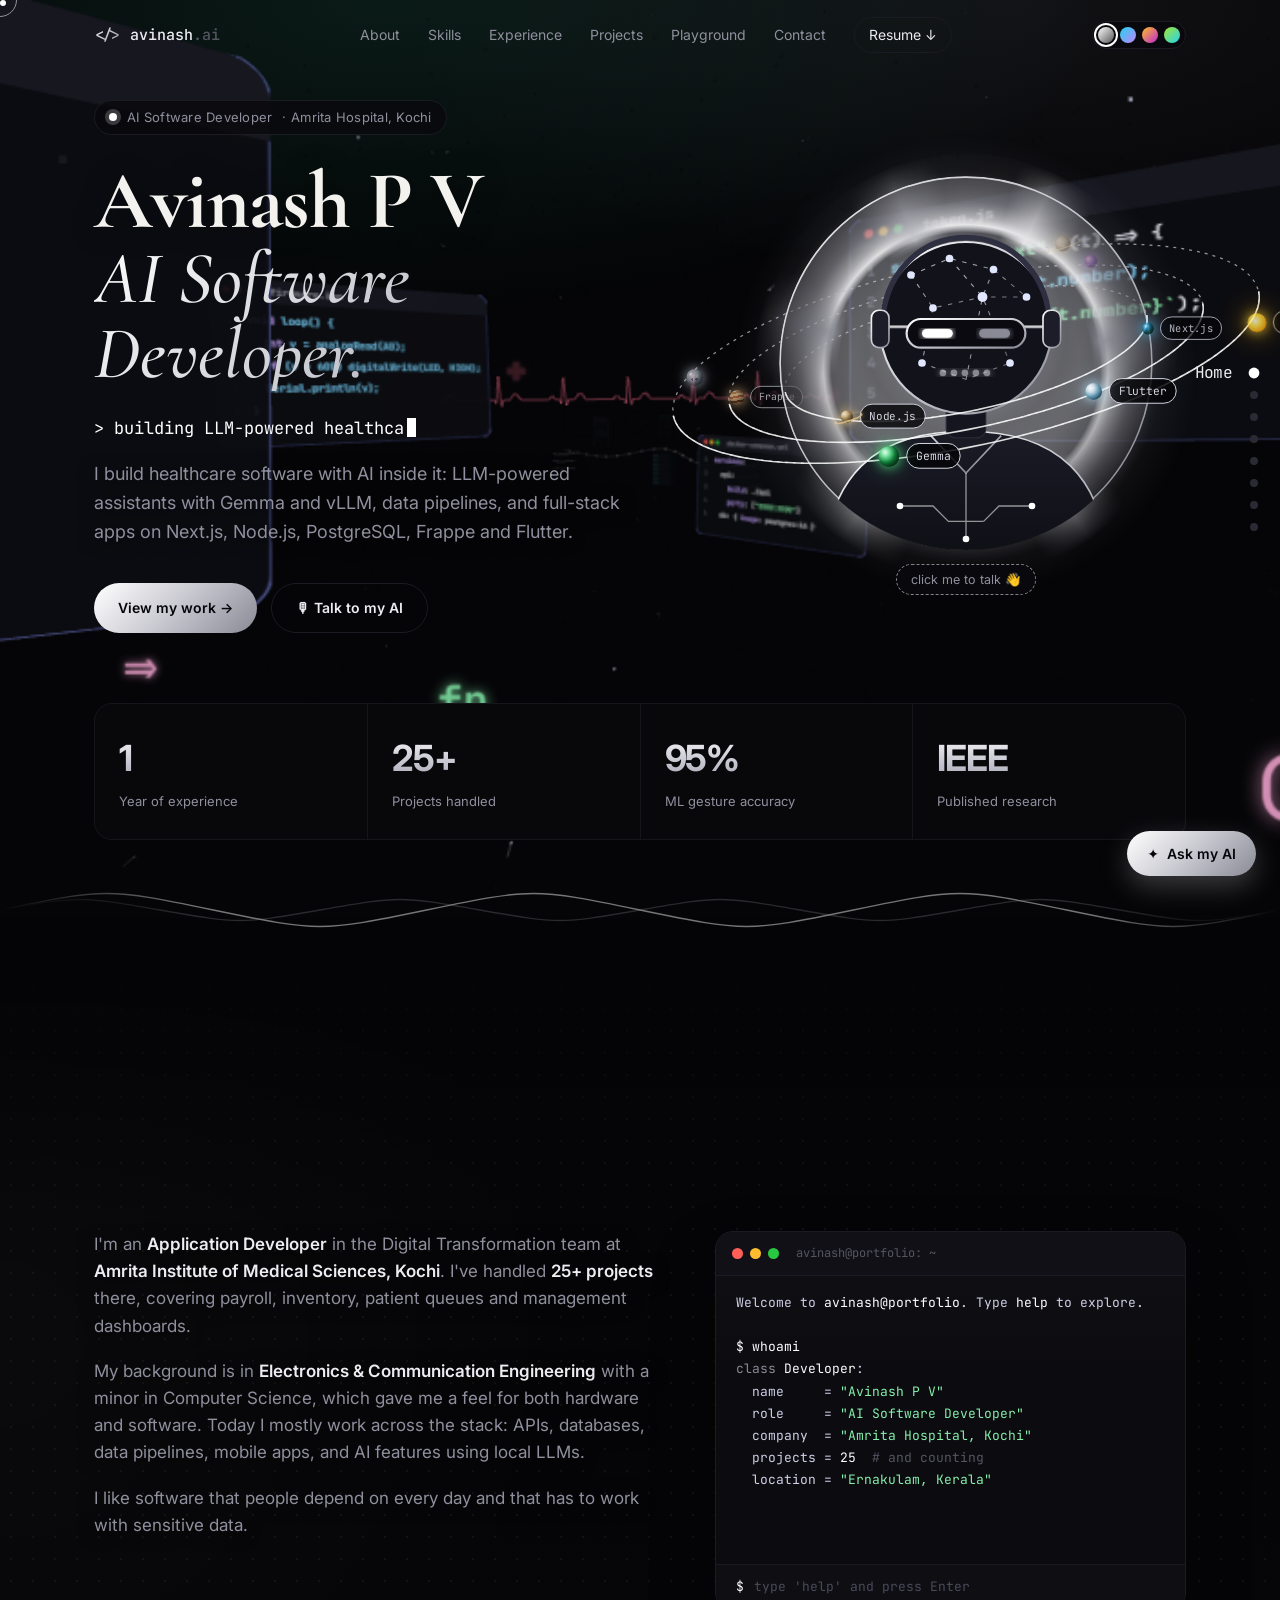
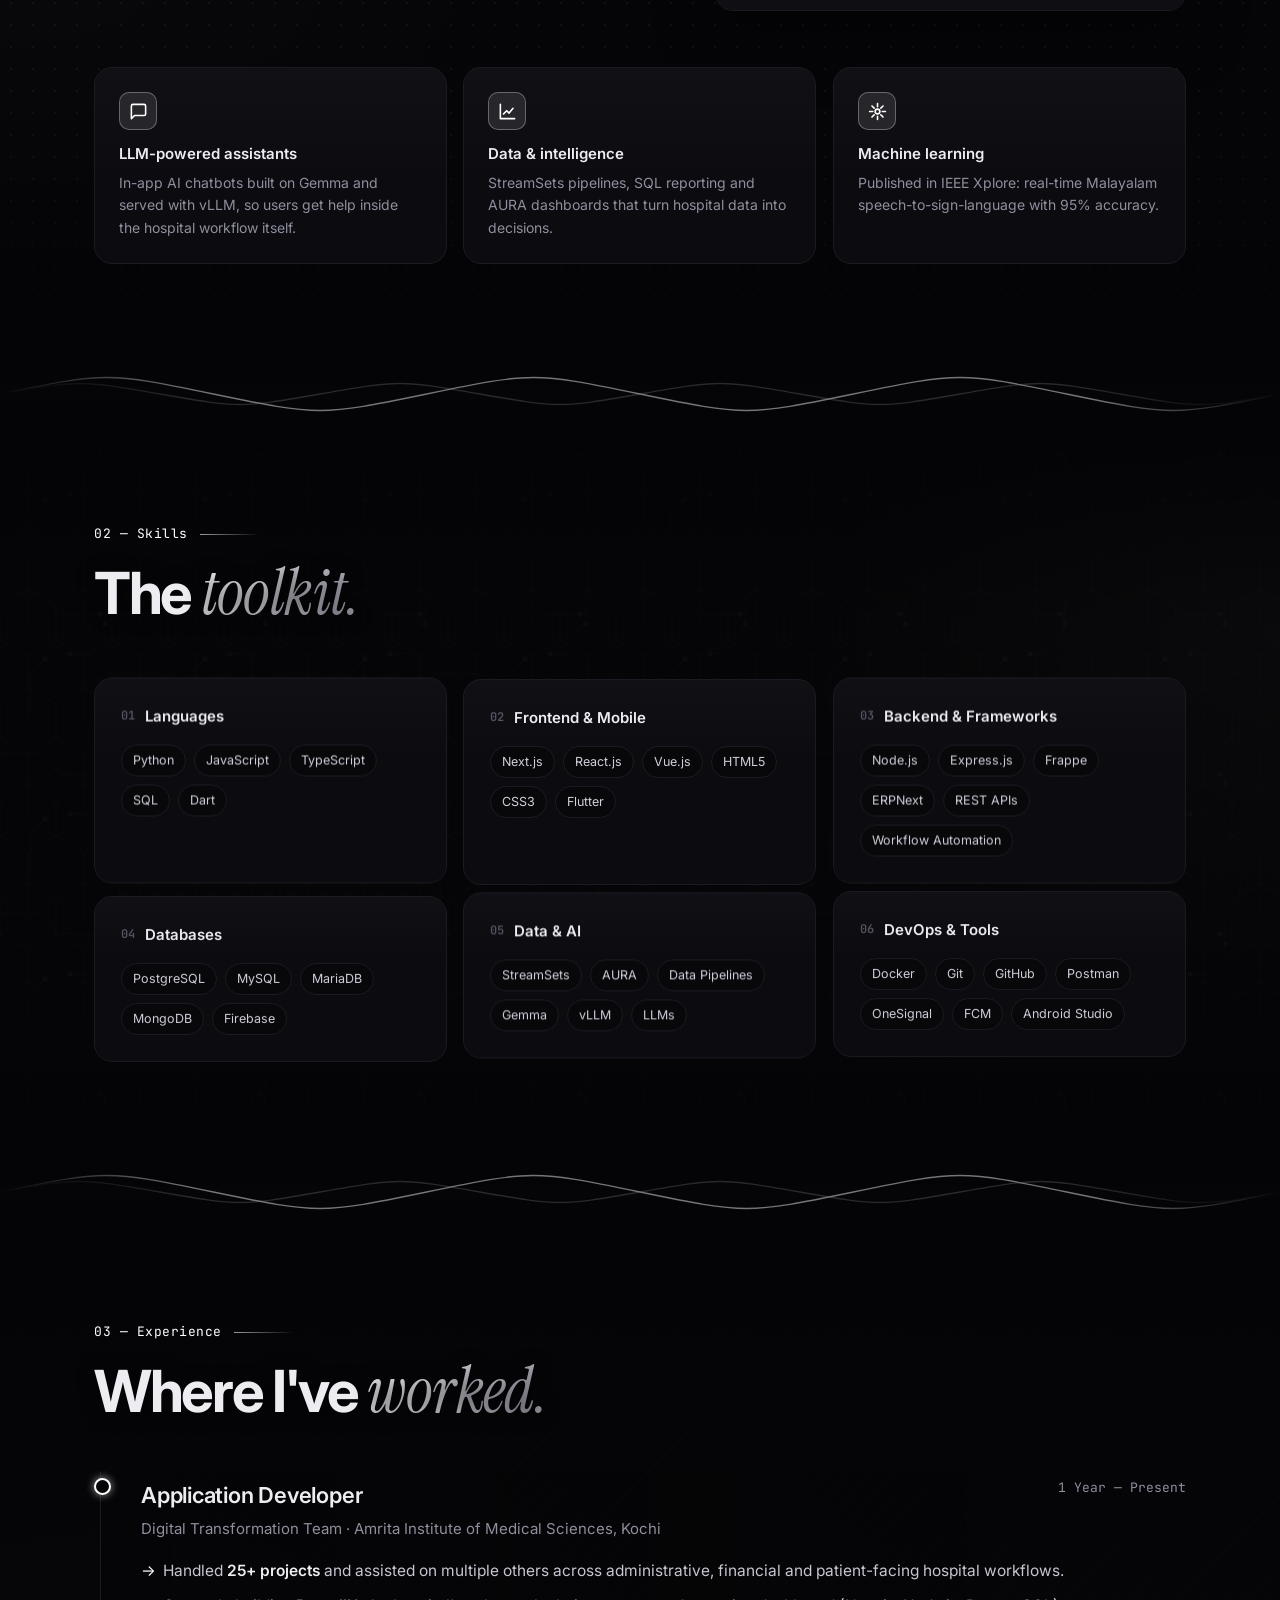
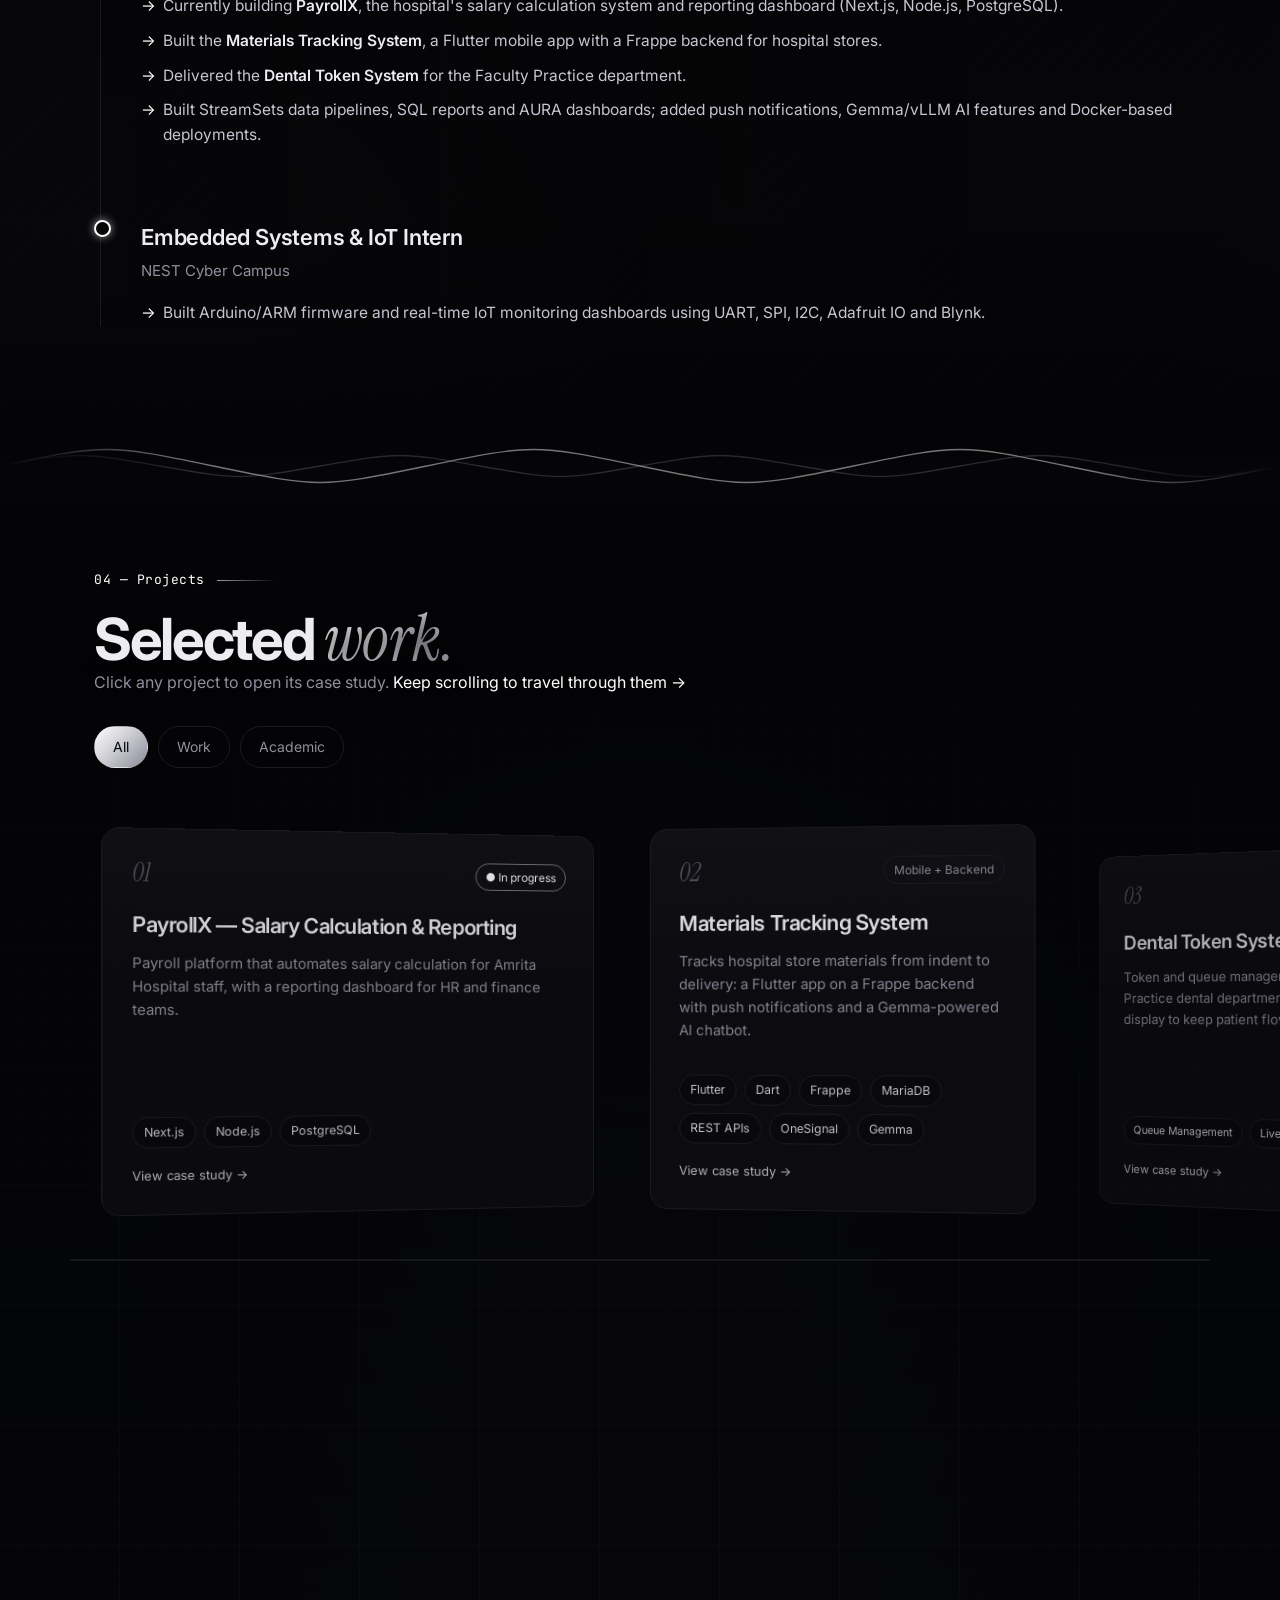
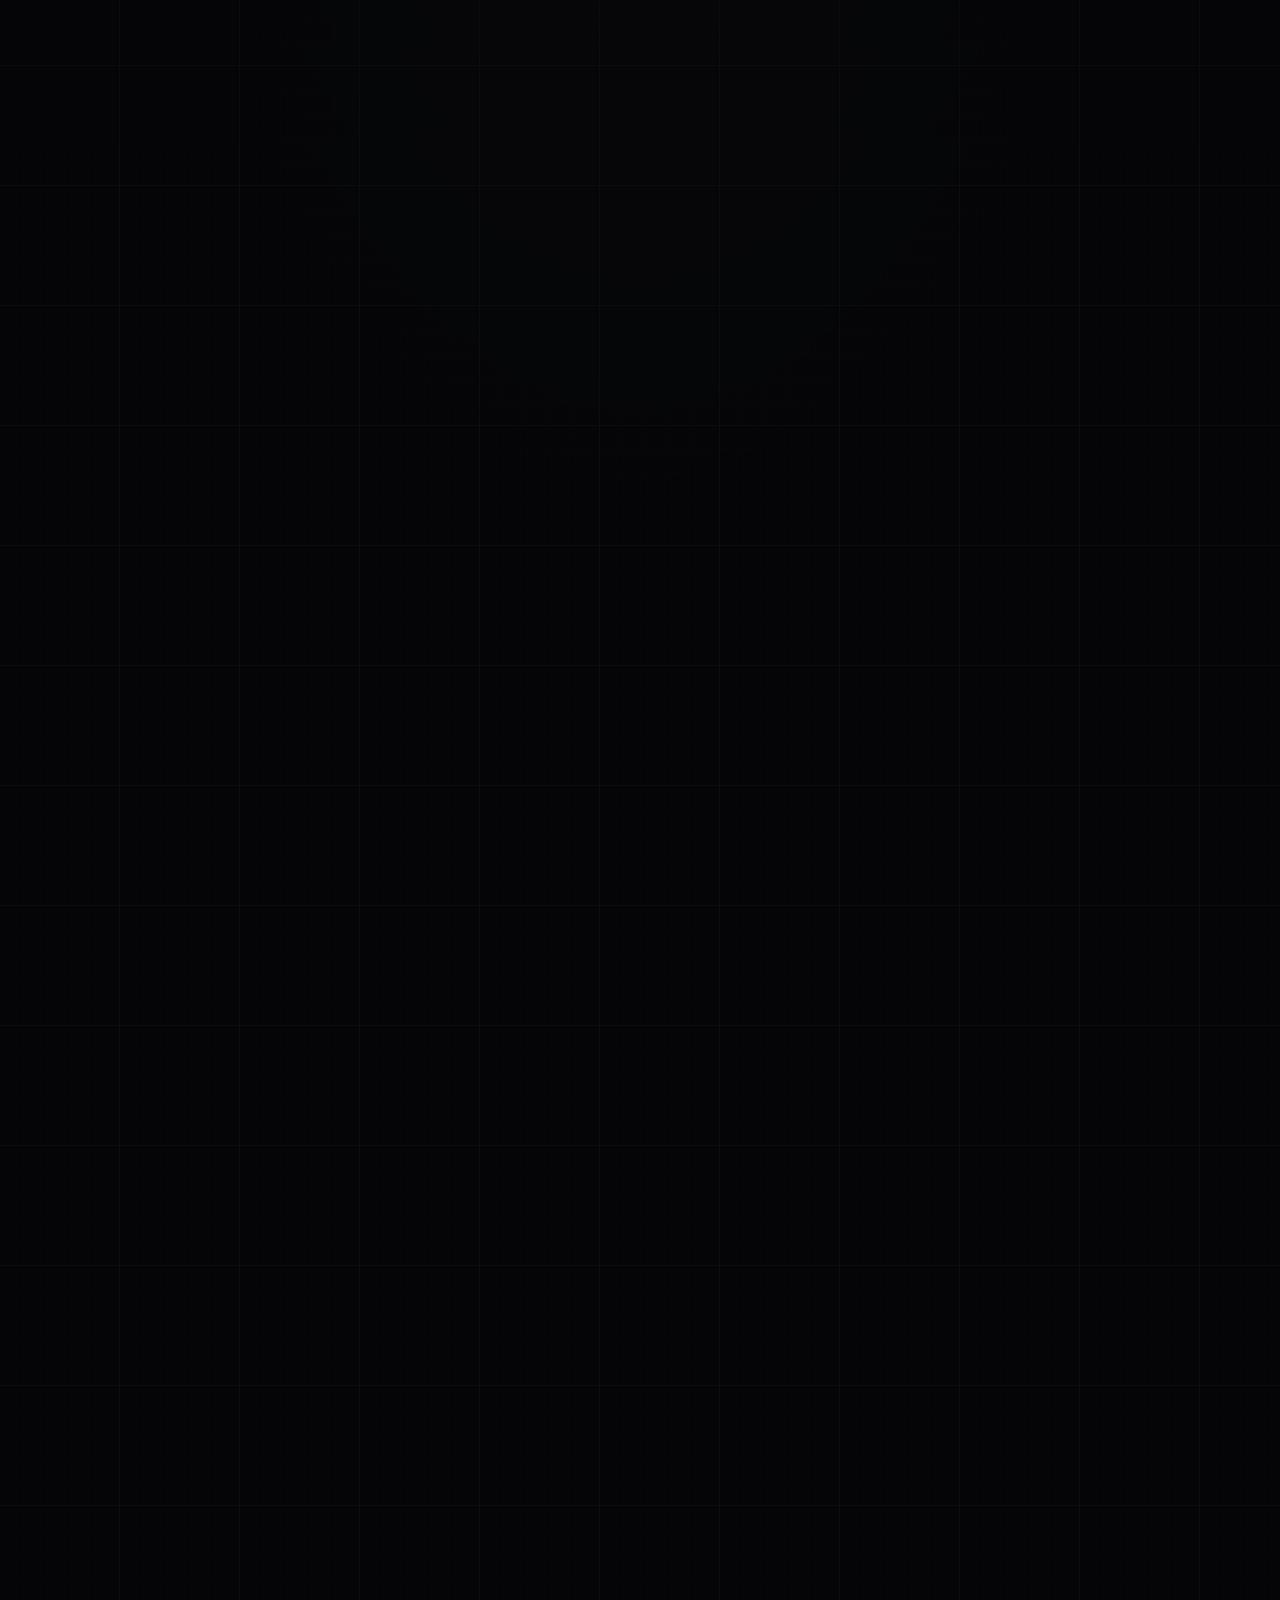
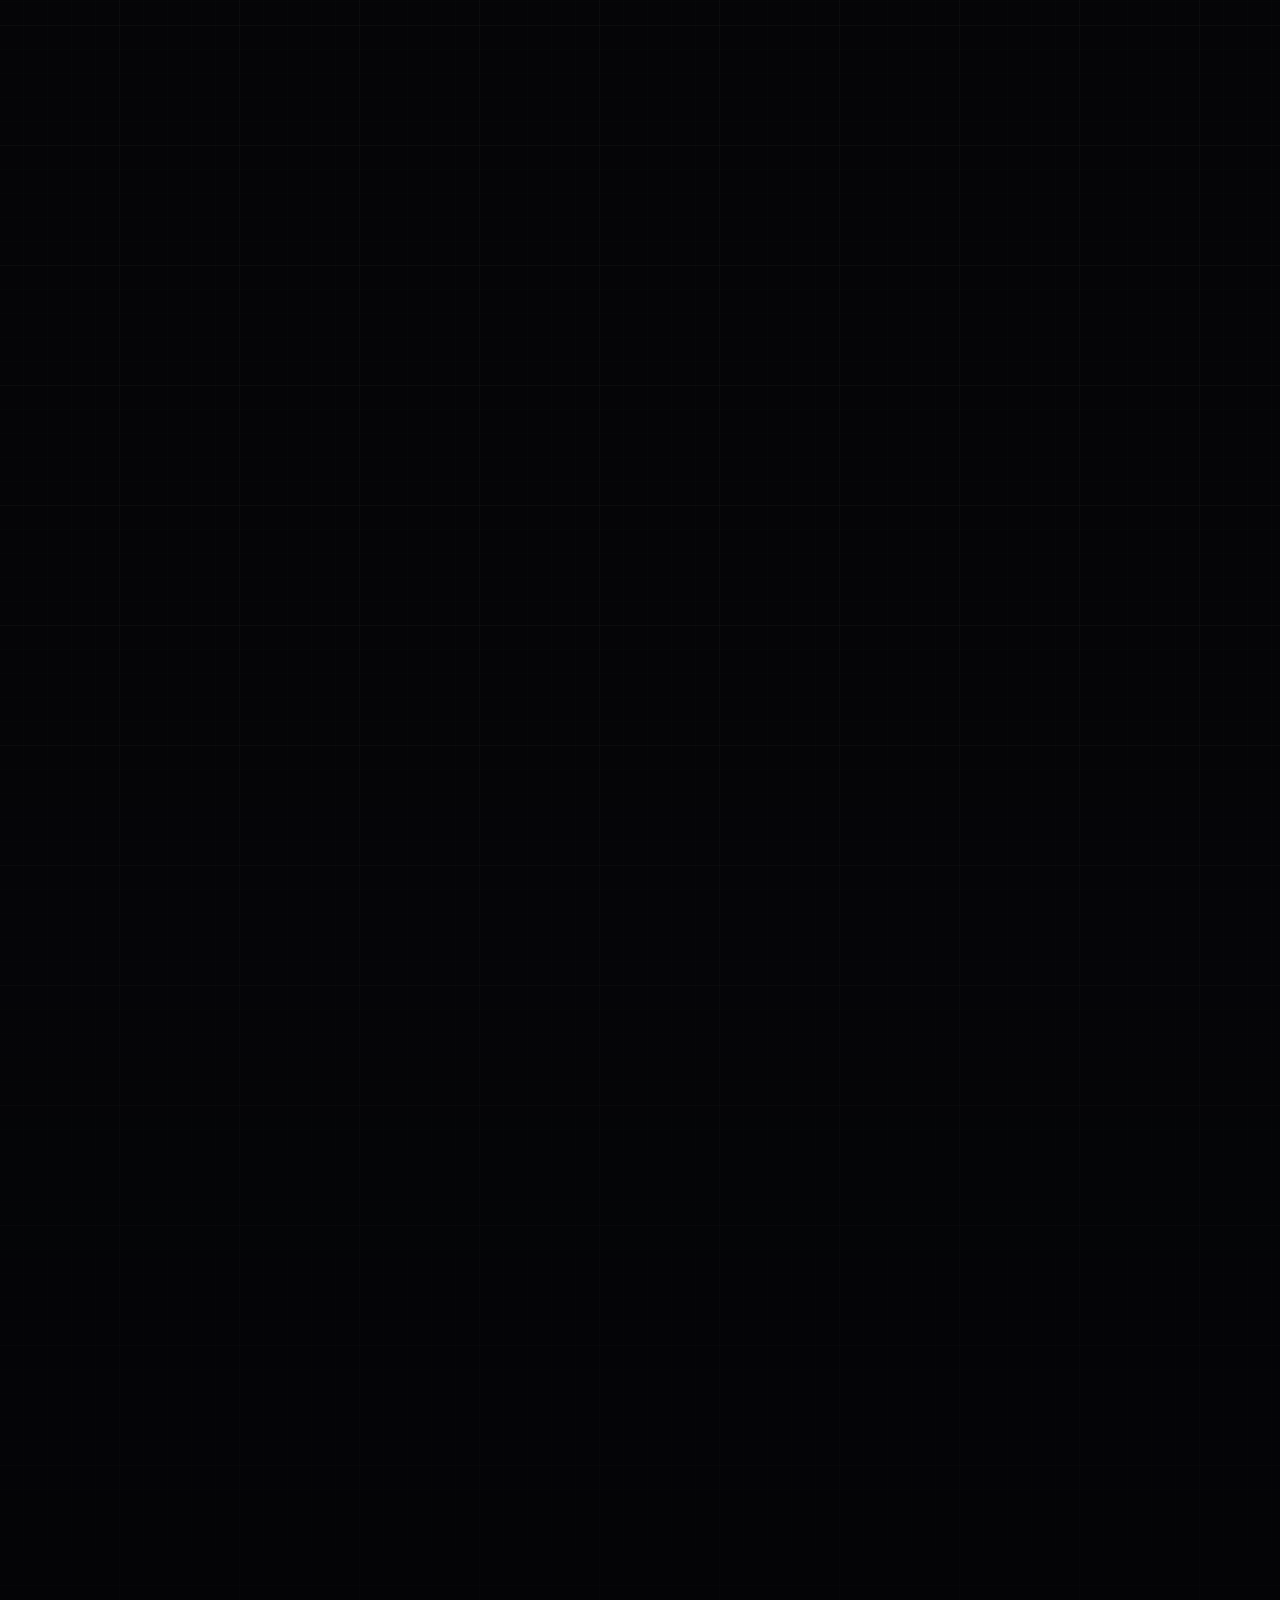
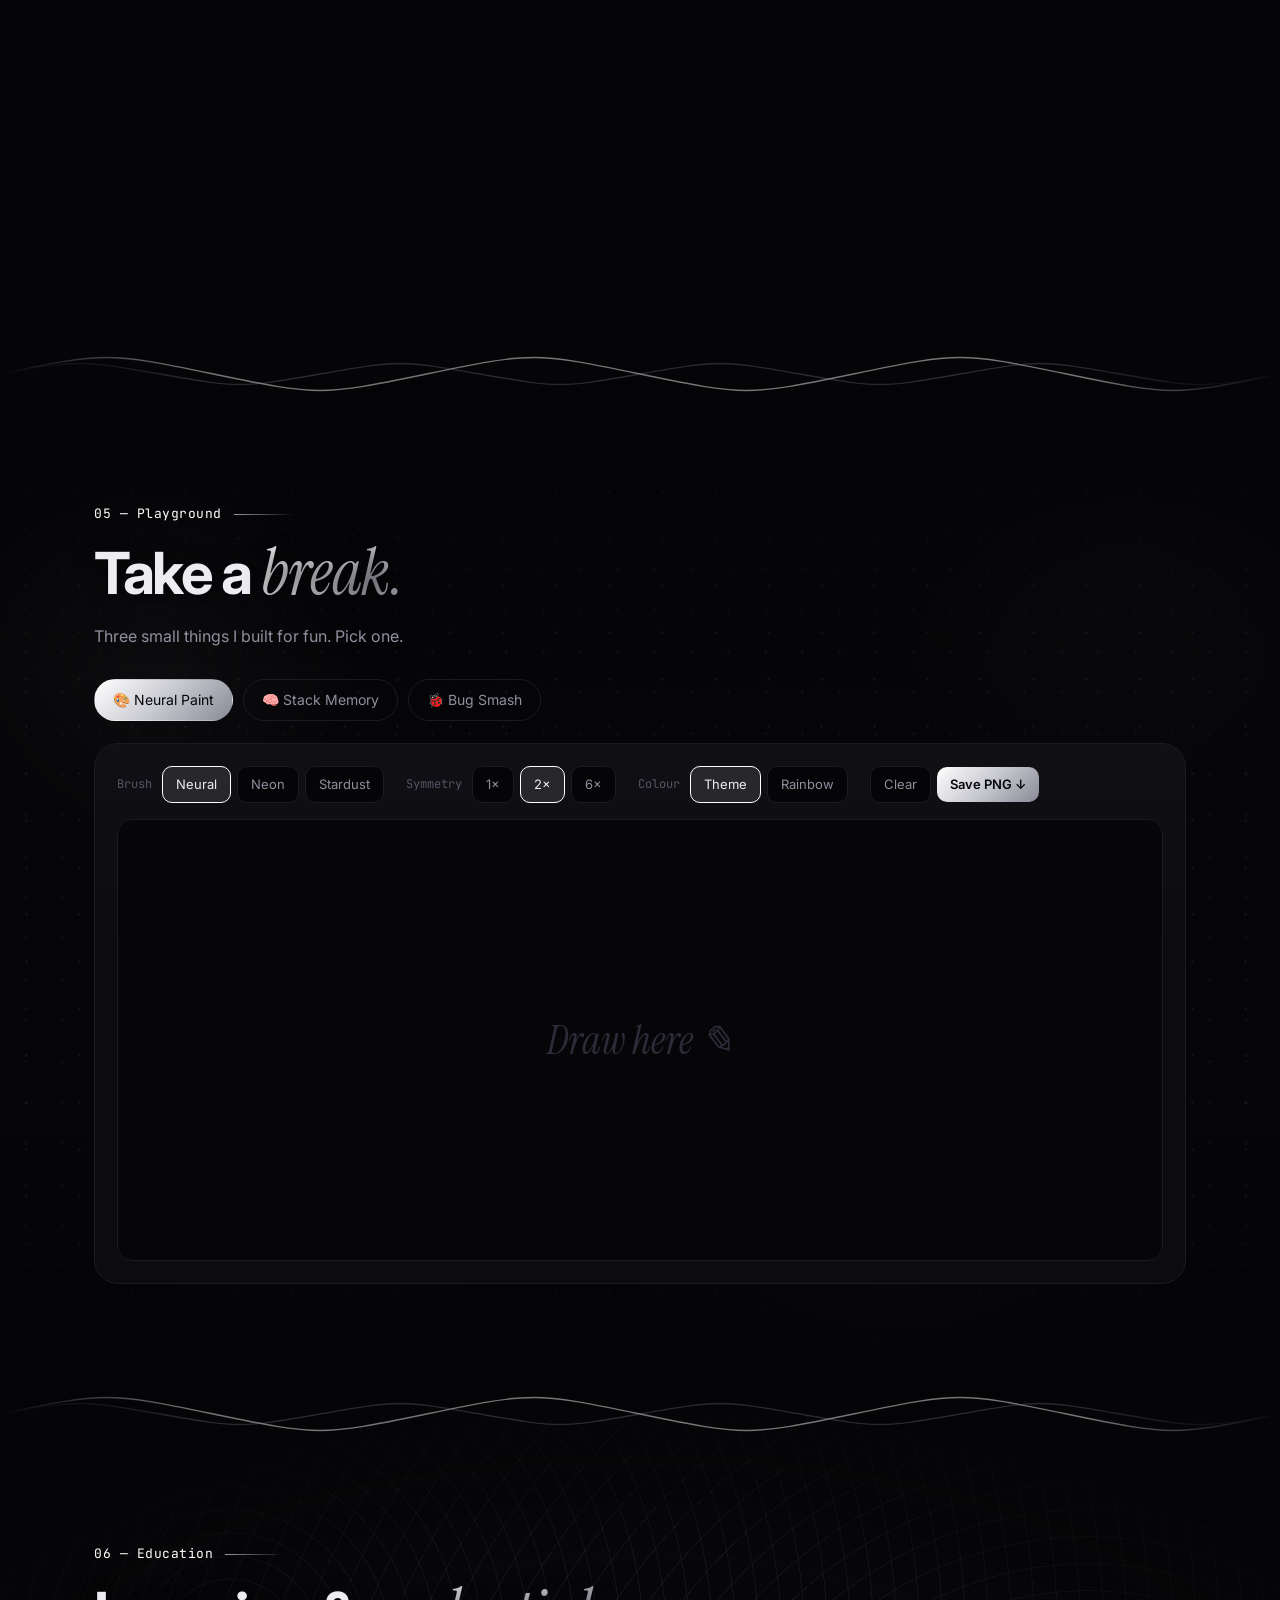
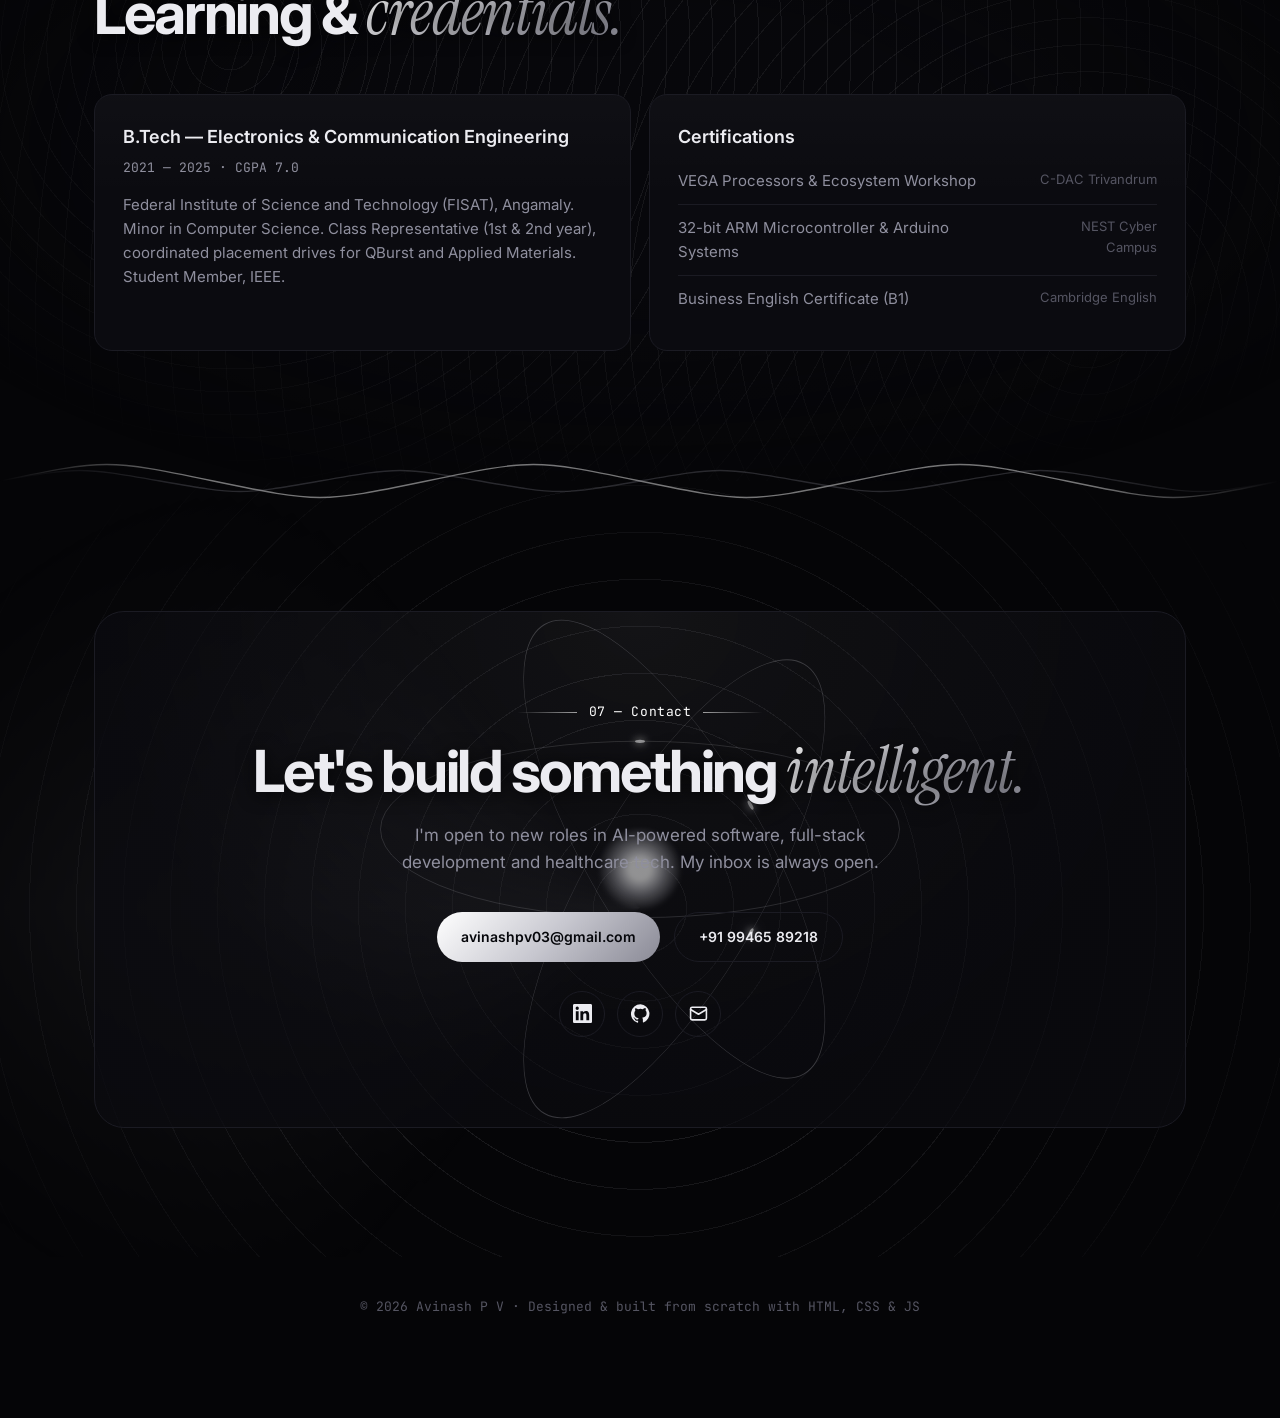
<file: index.html>
<!DOCTYPE html>
<html lang="en">
<head>
<meta charset="UTF-8">
<meta name="viewport" content="width=device-width, initial-scale=1.0">
<title>Avinash P V — AI Software Developer</title>
<meta name="description" content="Avinash P V — AI Software Developer building intelligent healthcare software with LLMs, Next.js, Node.js, PostgreSQL, Frappe and Flutter.">
<meta name="theme-color" content="#050507">
<meta property="og:title" content="Avinash P V — AI Software Developer">
<meta property="og:description" content="Interactive portfolio: talking AI assistant, projects, case studies and a playground.">
<meta property="og:type" content="website">
<meta property="og:image" content="assets/og-image.jpg">
<meta property="og:image:width" content="1200">
<meta property="og:image:height" content="630">
<meta name="twitter:card" content="summary_large_image">
<meta name="twitter:title" content="Avinash P V — AI Software Developer">
<meta name="twitter:description" content="Interactive 3D portfolio: projects, case studies, a talking AI assistant and a playground.">
<meta name="twitter:image" content="assets/og-image.jpg">
<meta name="author" content="Avinash P V">
<link rel="icon" type="image/svg+xml" href="favicon.svg">
<link rel="preconnect" href="https://fonts.googleapis.com">
<link rel="preconnect" href="https://fonts.gstatic.com" crossorigin>
<link href="https://fonts.googleapis.com/css2?family=Inter:wght@400;500;600;700;800&family=JetBrains+Mono:wght@400;500&family=Instrument+Serif:ital@0;1&family=Cormorant+Garamond:ital,wght@0,600;0,700;1,500;1,600&display=swap" rel="stylesheet">
<link rel="stylesheet" href="css/style.css">
</head>
<body>

<noscript><p style="padding:40px;font-family:sans-serif;color:#fff;background:#000">Avinash P V — AI Software Developer · avinashpv03@gmail.com</p></noscript>


<div id="progress"></div>
<div class="cursor-dot" id="cDot"></div>
<div class="cursor-ring" id="cRing"></div>

<!-- background layers -->
<canvas id="borealis" aria-hidden="true"></canvas>
<canvas id="neural" aria-hidden="true"></canvas>
<canvas id="scene3d" aria-hidden="true"></canvas>
<canvas id="stars" aria-hidden="true"></canvas>
<div class="space" id="space" aria-hidden="true"></div>
<div class="spotlight" id="spotlight" aria-hidden="true"></div>

<div class="dots-nav" id="dotsNav" role="navigation" aria-label="Section navigation"></div>

<!-- ============ NAV ============ -->
<nav id="nav">
  <div class="wrap nav-in">
    <a href="#top" class="logo"><span class="grad-text">&lt;/&gt;</span> <span data-field="shortName">avinash</span><span class="dim">.ai</span></a>
    <div class="links" id="links">
      <a href="#about">About</a>
      <a href="#skills">Skills</a>
      <a href="#experience">Experience</a>
      <a href="#projects">Projects</a>
      <a href="#playground">Playground</a>
      <a href="#contact">Contact</a>
      <a data-href="resumePdf" download class="nav-resume">Resume ↓</a>
    </div>
    <div class="nav-right">
      <div class="themes" id="themes" title="Change colour theme">
        <button data-theme="mono"    aria-label="Monochrome theme"></button>
        <button data-theme="aurora"  aria-label="Aurora theme"></button>
        <button data-theme="sunset"  aria-label="Sunset theme"></button>
        <button data-theme="emerald" aria-label="Emerald theme"></button>
      </div>
      <button class="menu-btn" id="menuBtn" aria-label="Toggle menu">☰</button>
    </div>
  </div>
</nav>

<!-- ============ HERO ============ -->
<header class="hero" id="top">
  <div class="wrap">
    <div class="hero-grid">
      <div>
        <div class="badge reveal"><span class="dot"></span> <span data-field="title"></span><span class="badge-co"> · <span data-field="company"></span></span></div>
        <h1 class="reveal">
          <span class="scramble" data-field="name"></span><br>
          <span class="grad-text serif"><span data-field="title"></span>.</span>
        </h1>
        <div class="typing reveal"><span class="p">&gt;</span> <span id="typed"></span><span class="caret"></span></div>
        <p class="lead reveal" data-field="tagline"></p>
        <div class="hero-cta reveal">
          <a href="#projects" class="btn btn-primary">View my work →</a>
          <a href="#" class="btn btn-ghost" data-open-chat data-greet>🎙 Talk to my AI</a>
        </div>
      </div>

      <!-- AI AVATAR (original SVG; colours follow the theme) -->
      <div class="avatar-wrap reveal" id="avatar" aria-label="AI avatar">
        <div class="core-glow" aria-hidden="true"></div>
        <div class="corona" aria-hidden="true"></div>
        <svg viewBox="0 0 400 400" role="img">
          <defs>
            <linearGradient id="g" x1="0" y1="0" x2="1" y2="1">
              <stop offset="0" style="stop-color:var(--c1)"/><stop offset=".5" style="stop-color:var(--c2)"/><stop offset="1" style="stop-color:var(--c3)"/>
            </linearGradient>
            <radialGradient id="halo" cx="50%" cy="45%" r="50%">
              <stop offset="0" style="stop-color:var(--c2);stop-opacity:.35"/><stop offset="1" style="stop-color:var(--c2);stop-opacity:0"/>
            </radialGradient>
            <linearGradient id="body" x1="0" y1="0" x2="0" y2="1">
              <stop offset="0" stop-color="#1b1b26"/><stop offset="1" stop-color="#0c0c12"/>
            </linearGradient>
            <radialGradient id="coreFill" cx="50%" cy="42%" r="60%">
              <stop offset="0" style="stop-color:var(--c2);stop-opacity:.38"/>
              <stop offset=".45" style="stop-color:var(--c2);stop-opacity:.12"/>
              <stop offset="1" stop-color="#07070b" stop-opacity=".92"/>
            </radialGradient>
            <filter id="glow"><feGaussianBlur stdDeviation="3" result="b"/><feMerge><feMergeNode in="b"/><feMergeNode in="SourceGraphic"/></feMerge></filter>
            <clipPath id="headClip"><circle cx="200" cy="168" r="78"/></clipPath>
            <clipPath id="frame"><circle cx="200" cy="200" r="170"/></clipPath>
          </defs>
          <circle cx="200" cy="200" r="190" fill="url(#halo)"/>
          <g clip-path="url(#frame)">
            <circle cx="200" cy="200" r="170" fill="url(#coreFill)"/>
            <circle cx="200" cy="200" r="169" fill="none" stroke="url(#g)" stroke-width="1.5" opacity=".9"/>
            <path d="M70 400 C70 300 120 262 200 262 C280 262 330 300 330 400 Z" fill="url(#body)" stroke="url(#g)" stroke-width="1.5"/>
            <path d="M168 266 L200 300 L232 266" fill="none" stroke="url(#g)" stroke-width="1.5" opacity=".8"/>
            <g class="stroke-c1" stroke-width="1.2" fill="none" opacity=".55">
              <path d="M140 330 h30 l14 14 h32"/><path d="M260 330 h-30 l-14 14"/><path d="M200 300 v60"/>
            </g>
            <g class="node fill-c1"><circle cx="140" cy="330" r="3"/><circle cx="260" cy="330" r="3"/><circle cx="200" cy="360" r="3"/></g>
            <rect x="182" y="236" width="36" height="32" rx="8" fill="#15151f" stroke="#2a2a3a"/>
            <circle cx="200" cy="168" r="78" fill="#12121b" stroke="url(#g)" stroke-width="2"/>
            <g clip-path="url(#headClip)">
              <g stroke="url(#g)" stroke-width="1" fill="none" opacity=".7">
                <path class="synapse" d="M150 120 L185 105 L225 115 L255 140"/>
                <path class="synapse" d="M150 120 L170 150 L215 140 L255 140"/>
                <path class="synapse" d="M185 105 L215 140 L240 200"/>
                <path class="synapse" d="M170 150 L160 200 L200 215 L240 200"/>
                <path class="synapse" d="M225 115 L215 140 L200 215"/>
              </g>
              <g fill="#e0e7ff">
                <circle class="node" cx="150" cy="120" r="3.5"/><circle class="node" cx="185" cy="105" r="3.5"/>
                <circle class="node" cx="225" cy="115" r="3.5"/><circle class="node" cx="255" cy="140" r="3.5"/>
                <circle class="node" cx="170" cy="150" r="3.5"/><circle class="node" cx="215" cy="140" r="4.5"/>
                <circle class="node" cx="160" cy="200" r="3.5"/><circle class="node" cx="240" cy="200" r="3.5"/>
              </g>
              <rect class="scan fill-c1" x="110" y="166" width="180" height="2" opacity=".8" filter="url(#glow)"/>
            </g>
            <!-- eyes / visor -->
            <g class="eyes">
              <rect class="visor" x="146" y="160" width="108" height="26" rx="13" fill="#0a0a10" stroke="url(#g)" stroke-width="2"/>
              <rect class="eye fill-c1" x="160" y="169" width="28" height="8" rx="4" filter="url(#glow)"/>
              <rect class="eye fill-c3" x="212" y="169" width="28" height="8" rx="4" filter="url(#glow)"/>
            </g>
            <!-- mouth: voice equaliser (animates while speaking) -->
            <g class="mouth" filter="url(#glow)">
              <rect x="176" y="206" width="6" height="6" rx="3"/><rect x="186" y="206" width="6" height="6" rx="3"/>
              <rect x="196" y="206" width="6" height="6" rx="3"/><rect x="206" y="206" width="6" height="6" rx="3"/>
              <rect x="216" y="206" width="6" height="6" rx="3"/>
            </g>
            <path d="M124 168 C124 120 158 86 200 86 C242 86 276 120 276 168" fill="none" stroke="#2f2f42" stroke-width="5" stroke-linecap="round"/>
            <rect x="114" y="152" width="16" height="34" rx="7" fill="#1d1d2a" stroke="url(#g)" stroke-width="1.5"/>
            <rect x="270" y="152" width="16" height="34" rx="7" fill="#1d1d2a" stroke="url(#g)" stroke-width="1.5"/>
          </g>
        </svg>
        <!-- solar / nucleus orbit system: tech "planets" orbit the AI core (built in app.js) -->
        <svg class="orbit-rings" id="orbitRings" viewBox="0 0 400 400" aria-hidden="true"></svg>
        <div class="planets" id="planets" aria-hidden="true"></div>
        <button class="avatar-hint" data-open-chat data-greet>click me to talk 👋</button>
      </div>
    </div>
    <div class="stats reveal" id="stats"></div>
  </div>
</header>

<!-- ============ ABOUT ============ -->
<section id="about">
  <div class="wrap">
    <div class="eyebrow reveal">01 — About</div>
    <h2 class="reveal">Engineer by training,<br><span class="grad-text serif">AI builder by habit.</span></h2>
    <div class="about-grid">
      <div class="reveal" id="aboutText"></div>
      <div class="terminal reveal" id="term">
        <div class="term-bar"><i></i><i></i><i></i><span>avinash@portfolio: ~</span></div>
        <div class="term-body" id="termOut"></div>
        <form class="term-input" id="termForm" autocomplete="off">
          <span class="p">$</span>
          <input id="termIn" type="text" spellcheck="false" aria-label="Terminal command" placeholder="type 'help' and press Enter">
        </form>
      </div>
    </div>
    <div class="ai-strip" id="highlights"></div>
  </div>
</section>

<!-- ============ SKILLS ============ -->
<section id="skills">
  <div class="wrap">
    <div class="eyebrow reveal">02 — Skills</div>
    <h2 class="reveal">The <span class="grad-text serif">toolkit.</span></h2>
    <div class="skills" id="skillsGrid"></div>
  </div>
</section>

<!-- ============ EXPERIENCE ============ -->
<section id="experience">
  <div class="wrap">
    <div class="eyebrow reveal">03 — Experience</div>
    <h2 class="reveal">Where I've <span class="grad-text serif">worked.</span></h2>
    <div class="timeline" id="timeline"></div>
  </div>
</section>

<!-- ============ PROJECTS ============ -->
<section id="projects">
  <div class="pin" id="projPin">
    <div class="wrap">
      <div class="eyebrow reveal">04 — Projects</div>
      <h2 class="reveal">Selected <span class="grad-text serif">work.</span></h2>
      <p class="sub reveal">Click any project to open its case study. <span class="h-hint">Keep scrolling to travel through them →</span></p>
      <div class="filters reveal">
        <button class="filter active" data-f="all">All</button>
        <button class="filter" data-f="work">Work</button>
        <button class="filter" data-f="academic">Academic</button>
      </div>
    </div>
    <div class="track-wrap"><div class="projects" id="projectGrid"></div></div>
    <div class="h-progress" aria-hidden="true"><i id="hBar"></i></div>
  </div>
</section>

<!-- ============ PLAYGROUND ============ -->
<section id="playground">
  <div class="wrap">
    <div class="eyebrow reveal">05 — Playground</div>
    <h2 class="reveal">Take a <span class="grad-text serif">break.</span></h2>
    <p class="sub reveal">Three small things I built for fun. Pick one.</p>
    <div class="play-tabs reveal" role="tablist">
      <button class="ptab active" data-game="paint">🎨 Neural Paint</button>
      <button class="ptab" data-game="memory">🧠 Stack Memory</button>
      <button class="ptab" data-game="bugs">🐞 Bug Smash</button>
    </div>

    <div class="play-stage reveal">
      <!-- Neural Paint -->
      <div class="game active" id="game-paint">
        <div class="paint-tools">
          <div class="tool-group">
            <span class="tool-label">Brush</span>
            <button class="tool active" data-brush="neural">Neural</button>
            <button class="tool" data-brush="neon">Neon</button>
            <button class="tool" data-brush="spray">Stardust</button>
          </div>
          <div class="tool-group">
            <span class="tool-label">Symmetry</span>
            <button class="tool" data-sym="1">1×</button>
            <button class="tool active" data-sym="2">2×</button>
            <button class="tool" data-sym="6">6×</button>
          </div>
          <div class="tool-group">
            <span class="tool-label">Colour</span>
            <button class="tool active" data-color="theme">Theme</button>
            <button class="tool" data-color="rainbow">Rainbow</button>
          </div>
          <div class="tool-group">
            <button class="tool" id="paintClear">Clear</button>
            <button class="tool tool-save" id="paintSave">Save PNG ↓</button>
          </div>
        </div>
        <div class="canvas-wrap">
          <canvas id="paintCanvas"></canvas>
          <div class="canvas-hint" id="paintHint">Draw here ✎</div>
        </div>
      </div>

      <!-- Stack Memory -->
      <div class="game" id="game-memory">
        <div class="game-bar">
          <span>Moves: <b id="memMoves">0</b></span>
          <span>Time: <b id="memTime">0s</b></span>
          <span>Best: <b id="memBest">—</b></span>
          <button class="tool" id="memReset">New game</button>
        </div>
        <div class="mem-grid" id="memGrid"></div>
        <div class="game-msg" id="memMsg"></div>
      </div>

      <!-- Bug Smash -->
      <div class="game" id="game-bugs">
        <div class="game-bar">
          <span>Score: <b id="bugScore">0</b></span>
          <span>Time: <b id="bugTime">20s</b></span>
          <span>Best: <b id="bugBest">0</b></span>
          <button class="tool tool-save" id="bugStart">Start ▶</button>
        </div>
        <div class="bug-grid" id="bugGrid"></div>
        <div class="game-msg" id="bugMsg">Smash the 🐞 bugs, but don't hit the ✨ features (−2). You have 20 seconds.</div>
      </div>
    </div>
  </div>
</section>

<!-- ============ EDUCATION ============ -->
<section id="education">
  <div class="wrap">
    <div class="eyebrow reveal">06 — Education</div>
    <h2 class="reveal">Learning &amp; <span class="grad-text serif">credentials.</span></h2>
    <div class="edu-grid" id="eduGrid"></div>
  </div>
</section>

<!-- ============ CONTACT ============ -->
<section id="contact">
  <div class="wrap">
    <div class="contact reveal">
      <div class="atom" aria-hidden="true">
        <i class="atom-core"></i>
        <div class="orb" style="--r:0deg"><div class="ring"><div class="spin"><b></b></div></div></div>
        <div class="orb" style="--r:60deg"><div class="ring"><div class="spin s2"><b></b></div></div></div>
        <div class="orb" style="--r:120deg"><div class="ring"><div class="spin s3"><b></b></div></div></div>
      </div>
      <div class="eyebrow">07 — Contact</div>
      <h2>Let's build something <span class="grad-text serif">intelligent.</span></h2>
      <p id="contactText"></p>
      <div class="hero-cta" id="contactBtns"></div>
      <div class="socials" id="socials"></div>
    </div>
  </div>
</section>

<footer>© <span id="yr"></span> <span data-field="name"></span> · Designed &amp; built from scratch with HTML, CSS &amp; JS</footer>

<!-- ============ PROJECT MODAL ============ -->
<div class="modal" id="modal" aria-hidden="true">
  <div class="modal-card" role="dialog" aria-modal="true" aria-labelledby="mTitle">
    <button class="icon-x" id="modalX" aria-label="Close">✕</button>
    <div class="p-label" id="mLabel"></div>
    <h3 id="mTitle"></h3>
    <div class="m-grid">
      <div><h5>The problem</h5><p id="mProblem"></p></div>
      <div><h5>What I built</h5><ul id="mBuilt"></ul></div>
    </div>
    <h5>Impact</h5><p id="mImpact"></p>
    <h5>Stack</h5><div class="tags" id="mStack"></div>
    <button class="btn btn-ghost m-speak" id="mSpeak">🔊 Explain it to me</button>
  </div>
</div>

<!-- ============ AI CHAT ============ -->
<button class="chat-fab" id="chatFab" aria-label="Open AI assistant">
  <span class="fab-pulse"></span>✦ <span class="fab-text">Ask my AI</span>
</button>
<div class="chat" id="chat" aria-hidden="true">
  <div class="chat-head">
    <div class="chat-av" id="chatAv"><i></i><i></i><i></i></div>
    <div><b data-field="botName"></b><small id="chatStatus">Ask me anything · I can talk too</small></div>
    <button class="icon-btn" id="voiceSet" aria-label="Voice settings" title="Voice settings">⚙</button>
    <button class="icon-btn" id="muteBtn" aria-label="Toggle voice" title="Voice on/off">🔊</button>
    <button class="icon-btn" id="chatX" aria-label="Close chat">✕</button>
  </div>
  <div class="voice-panel" id="voicePanel">
    <label>Voice <select id="voiceSel" aria-label="Choose voice"></select></label>
    <label>Speed
      <select id="voiceRate" aria-label="Speech speed">
        <option value="0.9">Calm</option><option value="1">Normal</option><option value="1.1">Quick</option>
      </select>
    </label>
    <button type="button" class="tool" id="voiceTest">▶ Test</button>
  </div>
  <div class="chat-body" id="chatBody"></div>
  <div class="chips" id="chips"></div>
  <form class="chat-form" id="chatForm" autocomplete="off">
    <button type="button" class="mic" id="micBtn" aria-label="Speak your question" title="Ask by voice">🎤</button>
    <input id="chatIn" type="text" placeholder="Type, or tap 🎤 to speak" aria-label="Message">
    <button class="send" aria-label="Send">➤</button>
  </form>
  <div class="chat-note">Scripted assistant · voice by your browser · answers from my resume</div>
</div>

<div class="toast" id="toast"></div>

<script src="data/resume.js"></script>
<script src="js/render.js"></script>
<script src="js/app.js"></script>
<script src="js/games.js"></script>
<script src="js/vendor/three.min.js"></script>
<script src="js/scene3d.js"></script>
<script src="js/motion.js"></script>
</body>
</html>
</file>
<file: css/style.css>
/* ==========================================================
   Avinash P V — Portfolio v2.0
   Colours come from the theme variables below (--c1, --c2, --c3).
   ========================================================== */
:root{
  --c1:#4fd1e8; --c2:#8b93f8; --c3:#b48cf6;            /* Aurora (default) */
  --bg:#050507; --bg-2:#09090d; --card:#0b0b10; --line:#1b1b23;
  --text:#ececf1; --muted:#8f8f9e; --dim:#555562;
  --grad:linear-gradient(135deg,var(--c1) 0%,var(--c2) 50%,var(--c3) 100%);
  --soft:color-mix(in srgb,var(--c2) 12%,transparent);
  --radius:18px; --max:1140px;
  --mono:'JetBrains Mono',ui-monospace,monospace;
  --serif:'Instrument Serif',Georgia,serif;
}
html[data-theme="sunset"]{--c1:#f2b55a;--c2:#ec7f8e;--c3:#b35ac4}
html[data-theme="emerald"]{--c1:#9bd65f;--c2:#45c99b;--c3:#3fb8d0}
html[data-theme="mono"]{--c1:#ffffff;--c2:#c8c8d0;--c3:#8a8a96}

*{box-sizing:border-box;margin:0;padding:0}
html{scroll-behavior:smooth}
html.js-smooth{scroll-behavior:auto}
body{font-family:'Inter',system-ui,-apple-system,Segoe UI,Roboto,sans-serif;background:var(--bg);color:var(--text);line-height:1.6;-webkit-font-smoothing:antialiased;overflow-x:hidden}
a{color:inherit;text-decoration:none}
button{font-family:inherit}
::selection{background:var(--c2);color:#000}
.wrap{max-width:var(--max);margin:0 auto;padding:0 24px}
.grad-text{background:var(--grad);-webkit-background-clip:text;background-clip:text;color:transparent}
.serif{font-family:var(--serif);font-style:italic;font-weight:400;letter-spacing:-.01em}
.dim{color:var(--dim)}
.fill-c1{fill:var(--c1)} .fill-c3{fill:var(--c3)} .stroke-c1{stroke:var(--c1)}

/* ---------- background layers ---------- */
.aurora{position:fixed;inset:0;z-index:-3;overflow:hidden;pointer-events:none}
.aurora span{position:absolute;width:55vmax;height:55vmax;border-radius:50%;filter:blur(90px);opacity:.16;animation:drift 26s ease-in-out infinite alternate}
.aurora span:nth-child(1){background:var(--c1);top:-20vmax;left:-15vmax}
.aurora span:nth-child(2){background:var(--c2);top:10vmax;right:-20vmax;animation-duration:32s}
.aurora span:nth-child(3){background:var(--c3);bottom:-25vmax;left:20vmax;animation-duration:38s}
@keyframes drift{to{transform:translate(8vmax,6vmax) scale(1.15)}}
#neural{position:fixed;inset:0;z-index:-2;pointer-events:none;opacity:.5}
.grain{position:fixed;inset:-50%;z-index:-1;pointer-events:none;opacity:.05;
  background-image:url("data:image/svg+xml,%3Csvg xmlns='http://www.w3.org/2000/svg' width='160' height='160'%3E%3Cfilter id='n'%3E%3CfeTurbulence type='fractalNoise' baseFrequency='.9' numOctaves='3'/%3E%3C/filter%3E%3Crect width='100%25' height='100%25' filter='url(%23n)'/%3E%3C/svg%3E")}

/* ---------- boot ---------- */
#boot{position:fixed;inset:0;z-index:300;background:#06060a;display:grid;place-items:center;transition:opacity .6s,visibility .6s}
#boot.done{opacity:0;visibility:hidden}
.boot-box{width:min(420px,86vw);font-family:var(--mono);font-size:13px;color:#b9b9d6}
.boot-lines div{margin-bottom:6px;animation:fadeIn .3s both}
.boot-lines .ok{color:var(--c1)}
.boot-bar{height:3px;background:#1a1a24;border-radius:3px;margin-top:16px;overflow:hidden}
.boot-bar span{display:block;height:100%;width:0;background:var(--grad);transition:width .25s}
@keyframes fadeIn{from{opacity:0}}

/* ---------- progress + cursor ---------- */
#progress{position:fixed;top:0;left:0;height:2px;width:0;z-index:160;background:var(--grad);box-shadow:0 0 10px var(--c2)}
.cursor-dot,.cursor-ring{position:fixed;top:0;left:0;pointer-events:none;z-index:250;border-radius:50%;opacity:0;transition:opacity .3s}
.cursor-dot{width:6px;height:6px;background:var(--c1)}
.cursor-ring{width:34px;height:34px;border:1px solid color-mix(in srgb,var(--c2) 70%,transparent);transition:width .25s,height .25s,background .25s,opacity .3s}
.cursor-ring.hover{width:58px;height:58px;background:color-mix(in srgb,var(--c1) 10%,transparent);border-color:var(--c1)}
.cursor-ring.paint{width:14px;height:14px;border-color:#fff}
body.has-cursor .cursor-dot,body.has-cursor .cursor-ring{opacity:1}

/* ---------- nav ---------- */
nav{position:fixed;top:0;left:0;right:0;z-index:100;transition:.3s}
nav.scrolled{background:rgba(8,8,12,.72);backdrop-filter:blur(16px);-webkit-backdrop-filter:blur(16px);border-bottom:1px solid var(--line)}
.nav-in{display:flex;align-items:center;justify-content:space-between;height:70px;gap:20px}
.logo{font-family:var(--mono);font-weight:500;font-size:15px}
.links{display:flex;gap:28px;font-size:14px;color:var(--muted);align-items:center}
.links a{transition:color .2s;cursor:pointer}
.links a:hover{color:var(--text)}
.nav-resume{color:var(--text)!important;border:1px solid var(--line);padding:6px 14px;border-radius:999px}
.nav-resume:hover{border-color:var(--c1)}
.nav-right{display:flex;align-items:center;gap:14px}
.themes{display:flex;gap:6px;padding:5px;border:1px solid var(--line);border-radius:999px;background:var(--bg-2)}
.themes button{width:16px;height:16px;border-radius:50%;border:none;cursor:pointer;transition:transform .2s;outline-offset:2px}
.themes button:hover{transform:scale(1.25)}
.themes button.active{outline:2px solid #fff}
.themes [data-theme="aurora"]{background:linear-gradient(135deg,#22d3ee,#c084fc)}
.themes [data-theme="sunset"]{background:linear-gradient(135deg,#fbbf24,#c026d3)}
.themes [data-theme="emerald"]{background:linear-gradient(135deg,#a3e635,#22d3ee)}
.themes [data-theme="mono"]{background:linear-gradient(135deg,#fff,#555)}
.menu-btn{display:none;background:none;border:1px solid var(--line);color:var(--text);border-radius:10px;width:40px;height:38px;font-size:17px;cursor:pointer}

/* ---------- buttons ---------- */
.btn{display:inline-flex;align-items:center;gap:8px;padding:13px 24px;border-radius:999px;font-size:14px;font-weight:600;transition:box-shadow .25s,background .25s,border-color .25s;border:1px solid var(--line);cursor:pointer;background:transparent;color:var(--text);will-change:transform}
.btn-primary{background:var(--grad);color:#05060a;border:none}
.btn-primary:hover{box-shadow:0 12px 36px color-mix(in srgb,var(--c2) 45%,transparent)}
.btn-ghost:hover{border-color:var(--c1);background:var(--soft)}

/* ---------- hero ---------- */
.hero{min-height:100vh;display:flex;align-items:center;padding:100px 0 40px}
.hero-grid{display:grid;grid-template-columns:1.2fr 1fr;gap:40px;align-items:center}
.badge{display:inline-flex;align-items:center;gap:10px;font-size:13px;color:var(--muted);border:1px solid var(--line);border-radius:999px;padding:6px 14px;margin-bottom:28px;background:color-mix(in srgb,var(--bg-2) 80%,transparent)}
.dot{width:8px;height:8px;border-radius:50%;background:var(--c1);box-shadow:0 0 0 4px color-mix(in srgb,var(--c1) 20%,transparent);animation:pulse 2s infinite}
@keyframes pulse{50%{box-shadow:0 0 0 8px transparent}}
h1{font-size:clamp(44px,7.4vw,92px);line-height:1;font-weight:800;letter-spacing:-.045em}
h1 .serif{font-size:1.08em;line-height:1.05;display:inline-block;padding-right:.1em}
.scramble .sc{color:var(--c1)}
.typing{font-family:var(--mono);font-size:clamp(14px,1.8vw,17px);color:var(--c1);margin-top:24px;min-height:1.6em}
.caret{display:inline-block;width:9px;height:1.1em;background:var(--c1);vertical-align:-3px;margin-left:3px;animation:blink 1s steps(1) infinite}
@keyframes blink{50%{opacity:0}}
.lead{max-width:600px;margin:18px 0 36px;font-size:clamp(16px,1.9vw,18.5px);color:var(--muted)}
.hero-cta{display:flex;gap:14px;flex-wrap:wrap}
.stats{display:grid;grid-template-columns:repeat(4,1fr);gap:1px;margin-top:70px;background:var(--line);border:1px solid var(--line);border-radius:var(--radius);overflow:hidden}
.stat{background:color-mix(in srgb,var(--bg) 92%,transparent);padding:26px 24px;transition:background .3s}
.stat:hover{background:var(--card)}
.stat b{display:block;font-size:36px;font-weight:700;letter-spacing:-.03em}
.stat span{font-size:13px;color:var(--muted)}

/* avatar */
.avatar-wrap{position:relative;aspect-ratio:1;max-width:440px;width:100%;margin-left:auto;cursor:pointer}
.avatar-wrap svg{width:100%;height:100%;overflow:visible;transition:filter .3s}
.ring{transform-origin:200px 200px;animation:spin 24s linear infinite}
.ring.r2{animation-duration:36s;animation-direction:reverse}
.ring.r3{animation-duration:14s}
@keyframes spin{to{transform:rotate(360deg)}}
.node{animation:nodeGlow 3s ease-in-out infinite}
.node:nth-child(2n){animation-delay:.6s}.node:nth-child(3n){animation-delay:1.2s}
@keyframes nodeGlow{0%,100%{opacity:.35}50%{opacity:1}}
.synapse{stroke-dasharray:4 6;animation:flow 2.2s linear infinite}
@keyframes flow{to{stroke-dashoffset:-40}}
.scan{animation:scan 4s ease-in-out infinite}
@keyframes scan{0%,100%{transform:translateY(-70px);opacity:0}15%,85%{opacity:.8}50%{transform:translateY(70px)}}
.eyes{transform-origin:200px 173px;animation:blinkEyes 5s infinite}
@keyframes blinkEyes{0%,46%,50%,100%{transform:scaleY(1)}48%{transform:scaleY(.1)}}
.mouth rect{fill:var(--c2);transform-box:fill-box;transform-origin:center;opacity:.55;transition:opacity .3s}
body.speaking .mouth rect{opacity:1;animation:eq .32s ease-in-out infinite alternate}
.mouth rect:nth-child(2){animation-delay:.08s}.mouth rect:nth-child(3){animation-delay:.16s}
.mouth rect:nth-child(4){animation-delay:.04s}.mouth rect:nth-child(5){animation-delay:.12s}
@keyframes eq{from{transform:scaleY(1)}to{transform:scaleY(3.4)}}
body.speaking .avatar-wrap svg{filter:drop-shadow(0 0 28px color-mix(in srgb,var(--c1) 55%,transparent))}
body.speaking .ring{animation-duration:6s}
body.listening .avatar-wrap svg{filter:drop-shadow(0 0 28px color-mix(in srgb,var(--c3) 60%,transparent))}
.float{position:absolute;font-family:var(--mono);font-size:12px;padding:7px 12px;border-radius:10px;background:rgba(18,18,24,.85);border:1px solid color-mix(in srgb,var(--c2) 35%,transparent);backdrop-filter:blur(8px);-webkit-backdrop-filter:blur(8px);color:#dcdcf0;white-space:nowrap;animation:bob 5s ease-in-out infinite;pointer-events:none}
.float b{color:var(--c1);font-weight:500}
.f1{top:8%;left:-6%}.f2{top:44%;right:-8%;animation-delay:1.4s}.f3{bottom:12%;left:0;animation-delay:2.6s}
@keyframes bob{50%{transform:translateY(-10px)}}
.avatar-hint{position:absolute;bottom:-4px;left:50%;transform:translateX(-50%);font-size:12.5px;padding:7px 14px;border-radius:999px;border:1px dashed color-mix(in srgb,var(--c1) 50%,transparent);background:var(--bg-2);color:var(--muted);cursor:pointer;animation:hint 2.6s ease-in-out infinite}
.avatar-hint:hover{color:var(--text);border-style:solid}
@keyframes hint{50%{transform:translate(-50%,-4px)}}

/* marquee */
.marquee{border-block:1px solid var(--line);overflow:hidden;padding:18px 0;background:color-mix(in srgb,var(--bg-2) 70%,transparent);mask-image:linear-gradient(90deg,transparent,#000 10%,#000 90%,transparent);-webkit-mask-image:linear-gradient(90deg,transparent,#000 10%,#000 90%,transparent)}
.marquee-track{display:flex;gap:42px;width:max-content;animation:marquee 40s linear infinite}
.marquee:hover .marquee-track{animation-play-state:paused}
.marquee-track span{font-size:clamp(18px,2.4vw,26px);font-weight:600;letter-spacing:-.02em;color:#3d3d4a;white-space:nowrap;transition:color .3s}
.marquee-track span:hover{color:var(--text)}
.marquee-track span.alt{font-family:var(--serif);font-style:italic;font-weight:400}
.marquee-track i{font-style:normal;color:var(--c2)}
@keyframes marquee{to{transform:translateX(-50%)}}

/* ---------- sections ---------- */
section{padding:120px 0;scroll-margin-top:20px}
.eyebrow{font-family:var(--mono);font-size:13px;color:var(--c1);margin-bottom:14px}
h2{font-size:clamp(34px,5.2vw,58px);font-weight:700;letter-spacing:-.04em;line-height:1.05;margin-bottom:48px}
h2 .serif{font-size:1.1em}
.sub{color:var(--muted);margin:-30px 0 30px}

/* about */
.about-grid{display:grid;grid-template-columns:1.2fr 1fr;gap:56px;align-items:start}
#aboutText p{color:var(--muted);font-size:17px;margin-bottom:18px}
#aboutText strong{color:var(--text);font-weight:600}
.terminal{display:flex;flex-direction:column;height:380px;border:1px solid var(--line);border-radius:var(--radius);background:#0b0b10;overflow:hidden;font-family:var(--mono);font-size:13px;cursor:text;box-shadow:0 30px 60px rgba(0,0,0,.35)}
.term-bar{display:flex;align-items:center;gap:7px;padding:12px 16px;border-bottom:1px solid var(--line);background:#101016}
.term-bar i{width:11px;height:11px;border-radius:50%;background:#2b2b33}
.term-bar i:nth-child(1){background:#ff5f57}.term-bar i:nth-child(2){background:#febc2e}.term-bar i:nth-child(3){background:#28c840}
.term-bar span{margin-left:10px;color:var(--dim);font-size:12px}
.term-body{flex:1;overflow-y:auto;padding:16px 20px;white-space:pre-wrap;word-break:break-word;line-height:1.7;color:#cfcfe6;scrollbar-width:thin}
.term-body .k{color:var(--c3)} .term-body .s{color:#86efac} .term-body .c{color:var(--dim)} .term-body .p,.term-input .p{color:var(--c1)}
.term-body .cmd{color:#fff} .term-body .err{color:#f87171}
.term-body a{color:var(--c1);text-decoration:underline}
.term-input{display:flex;gap:10px;align-items:center;padding:12px 20px;border-top:1px solid var(--line);background:#0e0e13}
.term-input input{flex:1;background:none;border:none;outline:none;color:#fff;font:inherit;caret-color:var(--c1)}
.term-input input::placeholder{color:#4a4a5a}
.ai-strip{display:grid;grid-template-columns:repeat(3,1fr);gap:16px;margin-top:56px}
.ai-cap{border:1px solid var(--line);border-radius:var(--radius);padding:24px;background:linear-gradient(180deg,var(--soft),transparent 70%),var(--card)}
.ai-cap h4{font-size:15px;font-weight:600;margin:12px 0 6px}
.ai-cap p{color:var(--muted);font-size:14px}
.ic{width:38px;height:38px;border-radius:10px;display:grid;place-items:center;background:color-mix(in srgb,var(--c1) 10%,transparent);border:1px solid color-mix(in srgb,var(--c1) 30%,transparent);color:var(--c1)}
.ic svg{width:19px;height:19px}

/* gradient-border cards */
.gcard{position:relative;border:1px solid var(--line);border-radius:var(--radius);background:var(--card);transition:border-color .3s,transform .35s}
.gcard::before{content:"";position:absolute;inset:-1px;border-radius:inherit;padding:1px;background:var(--grad);opacity:0;transition:opacity .35s;
  -webkit-mask:linear-gradient(#000 0 0) content-box,linear-gradient(#000 0 0);-webkit-mask-composite:xor;mask-composite:exclude;pointer-events:none}
.gcard:hover::before{opacity:1}

/* skills */
.skills{display:grid;grid-template-columns:repeat(3,1fr);gap:16px}
.skill-card{padding:26px}
.skill-card:hover{transform:translateY(-4px)}
.skill-card h3{font-size:15px;font-weight:600;margin-bottom:16px;display:flex;align-items:center;gap:10px}
.skill-card h3 i{font-style:normal;font-family:var(--mono);font-size:12px;color:var(--dim)}
.tags{display:flex;flex-wrap:wrap;gap:8px}
.tag{font-size:12.5px;padding:5px 11px;border-radius:999px;border:1px solid var(--line);color:#cfcfda;background:var(--bg);transition:.2s}
.tag:hover{border-color:var(--c1);color:#fff}

/* timeline */
.timeline{position:relative;border-left:1px solid var(--line);margin-left:6px}
.job{position:relative;padding:0 0 56px 40px}
.job:last-child{padding-bottom:0}
.job::before{content:"";position:absolute;left:-7px;top:6px;width:13px;height:13px;border-radius:50%;background:var(--bg);border:2px solid var(--c1);box-shadow:0 0 12px var(--c1)}
.job-head{display:flex;justify-content:space-between;flex-wrap:wrap;gap:8px;margin-bottom:4px}
.job h3{font-size:22px;font-weight:600;letter-spacing:-.01em}
.when{font-family:var(--mono);font-size:13px;color:var(--muted)}
.org{color:var(--muted);margin-bottom:18px;font-size:15px}
.job ul{list-style:none}
.job li{position:relative;padding-left:22px;color:#c6c6d2;margin-bottom:10px;font-size:15.5px}
.job li::before{content:"→";position:absolute;left:0;color:var(--c1)}
.job li b{color:var(--text);font-weight:600}

/* projects */
.filters{display:flex;gap:10px;margin-bottom:34px;flex-wrap:wrap}
.filter,.ptab{font:inherit;font-size:14px;padding:9px 18px;border-radius:999px;border:1px solid var(--line);background:transparent;color:var(--muted);cursor:pointer;transition:.2s}
.filter.active,.filter:hover,.ptab.active,.ptab:hover{background:var(--grad);color:#05060a;border-color:transparent}
.projects{display:grid;grid-template-columns:repeat(2,1fr);gap:18px;perspective:1200px}
.project{padding:30px;overflow:hidden;display:flex;flex-direction:column;cursor:pointer;transform-style:preserve-3d}
.project::after{content:"";position:absolute;inset:0;border-radius:inherit;background:radial-gradient(400px circle at var(--mx,50%) var(--my,0%),var(--soft),transparent 60%);opacity:0;transition:.3s;pointer-events:none}
.project:hover::after{opacity:1}
.project:focus-visible{outline:2px solid var(--c1);outline-offset:3px}
.project.featured{grid-column:span 2}
.project.hide{display:none}
.p-top{display:flex;justify-content:space-between;align-items:center;margin-bottom:22px}
.p-num{font-family:var(--serif);font-style:italic;font-size:26px;color:var(--dim);line-height:1}
.p-label{font-size:12px;padding:4px 10px;border-radius:999px;border:1px solid var(--line);color:var(--muted)}
.p-label.live{border-color:color-mix(in srgb,var(--c1) 45%,transparent);color:var(--c1)}
.project h3{font-size:22px;font-weight:600;letter-spacing:-.02em;margin-bottom:10px}
.project p{color:var(--muted);font-size:15px;margin-bottom:22px;flex:1}
.case{font-size:13px;color:var(--c1);margin-top:18px;opacity:.75;transition:.25s}
.project:hover .case{opacity:1;letter-spacing:.02em}

/* ---------- playground ---------- */
.play-tabs{display:flex;gap:10px;flex-wrap:wrap;margin-bottom:22px}
.play-stage{border:1px solid var(--line);border-radius:24px;background:var(--card);padding:22px;min-height:520px}
.game{display:none}
.game.active{display:block;animation:fadeIn .4s}
.paint-tools,.game-bar{display:flex;flex-wrap:wrap;gap:14px 22px;align-items:center;margin-bottom:16px}
.game-bar{font-size:14px;color:var(--muted)}
.game-bar b{color:var(--text);font-family:var(--mono)}
.game-bar .tool{margin-left:auto}
.tool-group{display:flex;gap:6px;align-items:center}
.tool-label{font-size:12px;color:var(--dim);margin-right:4px;font-family:var(--mono)}
.tool{font:inherit;font-size:13px;padding:7px 13px;border-radius:10px;border:1px solid var(--line);background:var(--bg);color:var(--muted);cursor:pointer;transition:.2s}
.tool:hover{color:var(--text);border-color:#3a3a48}
.tool.active{color:var(--text);border-color:var(--c1);background:color-mix(in srgb,var(--c1) 10%,transparent)}
.tool-save{color:#05060a;background:var(--grad);border:none;font-weight:600}
.tool-save:hover{color:#05060a}
.canvas-wrap{position:relative;border-radius:16px;overflow:hidden;border:1px solid var(--line);background:#060609}
#paintCanvas{display:block;width:100%;height:440px;touch-action:none;cursor:crosshair}
.canvas-hint{position:absolute;inset:0;display:grid;place-items:center;font-family:var(--serif);font-style:italic;font-size:40px;color:#2c2c38;pointer-events:none;transition:opacity .4s}
.canvas-hint.gone{opacity:0}

.mem-grid{display:grid;grid-template-columns:repeat(4,1fr);gap:12px;max-width:620px;margin:0 auto}
.mem-card{aspect-ratio:1.25;perspective:800px;cursor:pointer;border:none;background:none;padding:0}
.mem-inner{position:relative;width:100%;height:100%;transition:transform .5s;transform-style:preserve-3d}
.mem-card.flip .mem-inner,.mem-card.done .mem-inner{transform:rotateY(180deg)}
.mem-face{position:absolute;inset:0;border-radius:14px;display:grid;place-items:center;backface-visibility:hidden;-webkit-backface-visibility:hidden;border:1px solid var(--line);font-weight:600;font-size:clamp(12px,1.8vw,16px);text-align:center;padding:6px}
.mem-front{background:repeating-linear-gradient(45deg,#14141c 0 10px,#111118 10px 20px);color:var(--dim);font-family:var(--serif);font-style:italic;font-size:28px}
.mem-back{transform:rotateY(180deg);background:var(--bg);color:var(--text)}
.mem-card.done .mem-back{border-color:var(--c1);box-shadow:0 0 20px color-mix(in srgb,var(--c1) 25%,transparent);color:var(--c1)}
.mem-card.wrong .mem-back{border-color:#f87171}

.bug-grid{display:grid;grid-template-columns:repeat(4,1fr);gap:12px;max-width:520px;margin:0 auto}
.hole{aspect-ratio:1;border-radius:16px;border:1px solid var(--line);background:radial-gradient(circle at 50% 70%,#15151e,#0b0b10);display:grid;place-items:center;font-size:clamp(28px,5vw,42px);cursor:pointer;user-select:none;position:relative;overflow:hidden;font-family:var(--mono)}
.hole::before{content:"</>";position:absolute;font-size:12px;color:#22222c;bottom:8px}
.hole .critter{animation:popUp .18s ease-out}
.hole.hit{background:radial-gradient(circle,color-mix(in srgb,var(--c1) 30%,transparent),#0b0b10)}
.hole.miss{background:radial-gradient(circle,rgba(248,113,113,.3),#0b0b10)}
@keyframes popUp{from{transform:translateY(60%) scale(.6);opacity:0}}
.game-msg{text-align:center;color:var(--muted);margin-top:18px;min-height:1.6em;font-size:15px}
.game-msg b{color:var(--c1)}

/* education */
.edu-grid{display:grid;grid-template-columns:1fr 1fr;gap:18px}
.edu{padding:28px}
.edu h3{font-size:18px;font-weight:600;margin-bottom:6px}
.edu .when{display:block;margin-bottom:14px}
.edu p,.edu li{color:var(--muted);font-size:15px}
.edu ul{list-style:none}
.edu li{padding:11px 0;border-bottom:1px solid var(--line);display:flex;justify-content:space-between;gap:16px}
.edu li:last-child{border:none}
.edu li span{color:var(--dim);font-size:13px;text-align:right}

/* contact */
.contact{text-align:center;border:1px solid var(--line);border-radius:30px;padding:90px 24px;background:radial-gradient(ellipse at top,color-mix(in srgb,var(--c2) 14%,transparent),color-mix(in srgb,var(--card) 72%,transparent) 70%);backdrop-filter:blur(3px);-webkit-backdrop-filter:blur(3px);position:relative;overflow:hidden}
.contact h2{margin-bottom:18px}
.contact p{color:var(--muted);max-width:520px;margin:0 auto 36px;font-size:17px}
.contact .hero-cta{justify-content:center}
.socials{display:flex;justify-content:center;gap:12px;margin-top:28px}
.social{width:46px;height:46px;border-radius:50%;border:1px solid var(--line);display:grid;place-items:center;transition:background .25s,color .25s}
.social:hover{background:var(--text);color:#000}
.social svg{width:19px;height:19px}
footer{padding:40px 0 100px;text-align:center;color:var(--dim);font-size:13px;font-family:var(--mono)}

/* ---------- modal ---------- */
.modal{position:fixed;inset:0;z-index:180;display:grid;place-items:center;padding:20px;background:rgba(5,5,8,.72);backdrop-filter:blur(8px);-webkit-backdrop-filter:blur(8px);opacity:0;visibility:hidden;transition:.3s}
.modal.open{opacity:1;visibility:visible}
.modal-card{position:relative;width:min(740px,100%);max-height:88vh;overflow-y:auto;background:#0f0f15;border:1px solid color-mix(in srgb,var(--c2) 35%,transparent);border-radius:24px;padding:38px;transform:translateY(20px) scale(.97);transition:.35s;box-shadow:0 30px 80px rgba(0,0,0,.6)}
.modal.open .modal-card{transform:none}
.modal-card h3{font-size:30px;letter-spacing:-.02em;margin:14px 0 22px;line-height:1.15}
.modal-card h5{font-family:var(--mono);font-size:12px;font-weight:500;color:var(--c1);text-transform:uppercase;letter-spacing:.08em;margin:20px 0 8px}
.modal-card p,.modal-card li{color:#c6c6d4;font-size:15px}
.modal-card ul{padding-left:18px}
.modal-card li{margin-bottom:6px}
.m-grid{display:grid;grid-template-columns:1fr 1fr;gap:28px}
.m-speak{margin-top:26px}
.icon-x{position:absolute;top:16px;right:16px;width:36px;height:36px;border-radius:50%;border:1px solid var(--line);background:var(--bg);color:var(--text);cursor:pointer}
.icon-x:hover{border-color:var(--c1)}

/* ---------- chat ---------- */
.chat-fab{position:fixed;right:24px;bottom:24px;z-index:140;display:flex;align-items:center;gap:8px;padding:14px 20px;border-radius:999px;border:none;background:var(--grad);color:#05060a;font-weight:600;font-size:14px;cursor:pointer;box-shadow:0 12px 34px color-mix(in srgb,var(--c2) 45%,transparent);transition:opacity .3s,scale .3s}
.fab-pulse{position:absolute;inset:0;border-radius:inherit;animation:fab 2.4s infinite;pointer-events:none}
@keyframes fab{0%{box-shadow:0 0 0 0 color-mix(in srgb,var(--c2) 60%,transparent)}70%,100%{box-shadow:0 0 0 16px transparent}}
.chat-fab.hidden{scale:0;opacity:0}
.chat{position:fixed;right:24px;bottom:24px;z-index:141;width:min(390px,calc(100vw - 32px));height:min(580px,calc(100vh - 48px));display:flex;flex-direction:column;background:#0d0d13;border:1px solid color-mix(in srgb,var(--c2) 40%,transparent);border-radius:24px;overflow:hidden;box-shadow:0 30px 80px rgba(0,0,0,.6);transform-origin:bottom right;transform:scale(.85);opacity:0;visibility:hidden;transition:.3s}
.chat.open{transform:none;opacity:1;visibility:visible}
.chat-head{display:flex;align-items:center;gap:12px;padding:14px 14px 14px 18px;border-bottom:1px solid var(--line);background:linear-gradient(180deg,var(--soft),transparent)}
.chat-head > div:nth-child(2){flex:1}
.chat-head b{display:block;font-size:15px}
.chat-head small{color:var(--muted);font-size:12px}
.chat-av{width:40px;height:40px;border-radius:12px;display:flex;align-items:center;justify-content:center;gap:3px;background:var(--grad)}
.chat-av i{width:4px;height:8px;border-radius:2px;background:#05060a;transition:height .2s}
body.speaking .chat-av i{animation:eqb .3s ease-in-out infinite alternate}
.chat-av i:nth-child(2){animation-delay:.1s}.chat-av i:nth-child(3){animation-delay:.2s}
@keyframes eqb{to{height:22px}}
.icon-btn{width:34px;height:34px;border-radius:50%;border:1px solid var(--line);background:var(--bg);color:var(--text);cursor:pointer;font-size:14px;flex:none}
.icon-btn:hover{border-color:var(--c1)}
.chat-body{flex:1;overflow-y:auto;padding:18px;display:flex;flex-direction:column;gap:10px;scrollbar-width:thin}
.msg{max-width:86%;padding:10px 14px;border-radius:16px;font-size:14px;line-height:1.55;animation:pop .25s ease}
.msg.bot{background:#17171f;border:1px solid var(--line);border-bottom-left-radius:4px;align-self:flex-start;color:#dcdcea}
.msg.user{background:var(--grad);color:#05060a;border-bottom-right-radius:4px;align-self:flex-end;font-weight:500}
.msg a{color:var(--c1);text-decoration:underline}
.msg .link-btn{display:block;margin-top:8px;background:none;border:none;color:var(--c1);cursor:pointer;padding:0;font:inherit;font-size:13px}
@keyframes pop{from{opacity:0;transform:translateY(6px)}}
.typing-dots{display:inline-flex;gap:4px}
.typing-dots i{width:6px;height:6px;border-radius:50%;background:#888;animation:td 1s infinite}
.typing-dots i:nth-child(2){animation-delay:.15s}.typing-dots i:nth-child(3){animation-delay:.3s}
@keyframes td{50%{opacity:.2;transform:translateY(-3px)}}
.chips{display:flex;gap:8px;padding:0 18px 12px;overflow-x:auto;scrollbar-width:none}
.chips button{flex:none;font-size:12.5px;padding:6px 12px;border-radius:999px;border:1px solid color-mix(in srgb,var(--c1) 35%,transparent);background:transparent;color:#d8f2f7;cursor:pointer}
.chips button:hover{background:color-mix(in srgb,var(--c1) 12%,transparent)}
.chat-form{display:flex;gap:8px;padding:12px;border-top:1px solid var(--line)}
.chat-form input{flex:1;min-width:0;background:#15151d;border:1px solid var(--line);border-radius:999px;padding:11px 16px;color:#fff;font:inherit;font-size:14px;outline:none}
.chat-form input:focus{border-color:color-mix(in srgb,var(--c1) 55%,transparent)}
.chat-form .send{width:42px;border-radius:50%;border:none;background:var(--grad);color:#05060a;cursor:pointer;font-size:15px;flex:none}
.mic{width:42px;border-radius:50%;border:1px solid var(--line);background:var(--bg);cursor:pointer;font-size:16px;flex:none;transition:.2s}
.mic.listening{border-color:#f87171;background:rgba(248,113,113,.15);animation:micPulse 1s infinite}
@keyframes micPulse{50%{box-shadow:0 0 0 6px rgba(248,113,113,.15)}}
.chat-note{text-align:center;font-size:11px;color:var(--dim);padding:0 10px 10px}

/* toast */
.toast{position:fixed;left:50%;bottom:30px;transform:translate(-50%,20px);z-index:260;background:#15151d;border:1px solid var(--line);color:var(--text);padding:10px 18px;border-radius:999px;font-size:14px;opacity:0;pointer-events:none;transition:.3s}
.toast.show{opacity:1;transform:translate(-50%,0)}

/* reveal */
.reveal{opacity:0;transform:translateY(24px);transition:opacity .8s ease,transform .8s ease}
.reveal.in{opacity:1;transform:none}

/* ---------- responsive ---------- */
@media (max-width:980px){.links{gap:18px}}
@media (max-width:900px){
  .hero-grid,.about-grid,.edu-grid{grid-template-columns:1fr}
  .avatar-wrap{margin:20px auto 0;max-width:340px}
  .skills{grid-template-columns:1fr 1fr}
  .stats{grid-template-columns:1fr 1fr}
  .ai-strip{grid-template-columns:1fr}
  .f1{left:0}.f2{right:0}
}
@media (max-width:820px){
  .links{position:absolute;top:70px;left:0;right:0;flex-direction:column;gap:0;align-items:stretch;background:rgba(8,8,12,.97);border-bottom:1px solid var(--line);display:none}
  .links.open{display:flex}
  .links a{padding:16px 24px;border-top:1px solid var(--line)}
  .nav-resume{border:none;border-radius:0}
  .menu-btn{display:block}
}
@media (max-width:700px){
  .badge-co{display:none}
  .skills,.projects{grid-template-columns:1fr}
  .project.featured{grid-column:auto}
  section{padding:84px 0}
  .m-grid{grid-template-columns:1fr;gap:0}
  .modal-card{padding:26px}
  .fab-text{display:none}.chat-fab{padding:16px}
  .chat{right:16px;bottom:16px}
  .play-stage{padding:14px}
  #paintCanvas{height:360px}
  .mem-grid{gap:8px}
}
@media (prefers-reduced-motion:reduce){html:not(.force-motion) *{animation:none!important;transition:none!important}html:not(.force-motion) .reveal{opacity:1;transform:none}}

/* ==========================================================
   SECTION SHEETS (v2.1): each section has its own background
   panel and pattern, all using the same theme colours.
   ========================================================== */
section,.hero{position:relative;isolation:isolate}
section > .wrap,.hero > .wrap{position:relative;z-index:1}
section::before,section::after,.hero::before{content:"";position:absolute;pointer-events:none;z-index:0}
/* the "sheet": soft tinted panel that fades into its neighbours */
section::before{inset:0;
  -webkit-mask-image:linear-gradient(180deg,transparent 0,#000 14%,#000 86%,transparent 100%);
          mask-image:linear-gradient(180deg,transparent 0,#000 14%,#000 86%,transparent 100%)}
/* hairline divider with a glowing centre */
section::after{top:0;left:50%;width:min(900px,80%);height:1px;transform:translateX(-50%);
  background:linear-gradient(90deg,transparent,color-mix(in srgb,var(--c2) 55%,transparent),transparent);opacity:.5}

/* HERO: perspective grid floor */
.hero::before{left:-20%;right:-20%;bottom:-10%;height:55%;
  background:
    linear-gradient(color-mix(in srgb,var(--c2) 22%,transparent) 1px,transparent 1px) 0 0/100% 48px,
    linear-gradient(90deg,color-mix(in srgb,var(--c2) 22%,transparent) 1px,transparent 1px) 0 0/48px 100%;
  transform:perspective(500px) rotateX(62deg);transform-origin:bottom;
  -webkit-mask-image:linear-gradient(0deg,#000 0%,transparent 85%);mask-image:linear-gradient(0deg,#000 0%,transparent 85%);
  animation:floor 6s linear infinite;opacity:.55}
@keyframes floor{to{background-position:0 48px,0 0}}

/* 01 ABOUT: dot matrix + glow on the left */
#about::before{
  background:
    radial-gradient(color-mix(in srgb,var(--c1) 30%,transparent) 1px,transparent 1.6px) 0 0/22px 22px,
    radial-gradient(60% 70% at 0% 40%,color-mix(in srgb,var(--c1) 12%,transparent),transparent 70%),
    linear-gradient(180deg,#0b0b11,#0d0d14)}

/* 02 SKILLS: honeycomb + circuit traces */
#skills::before{
  background:
    radial-gradient(50% 60% at 100% 30%,color-mix(in srgb,var(--c2) 14%,transparent),transparent 70%),
    url("data:image/svg+xml,%3Csvg xmlns='http://www.w3.org/2000/svg' width='160' height='160'%3E%3Cg fill='none' stroke='white' stroke-opacity='.06' stroke-width='1'%3E%3Cpath d='M0 40h40l20 20h40'/%3E%3Cpath d='M160 120h-50l-20-20H70'/%3E%3Cpath d='M120 0v30l-15 15v25'/%3E%3Cpath d='M30 160v-40l15-15'/%3E%3C/g%3E%3Cg fill='white' fill-opacity='.12'%3E%3Ccircle cx='100' cy='60' r='2.5'/%3E%3Ccircle cx='70' cy='100' r='2.5'/%3E%3Ccircle cx='105' cy='70' r='2.5'/%3E%3Ccircle cx='45' cy='105' r='2.5'/%3E%3C/g%3E%3C/svg%3E") 0 0/160px 160px,
    url("data:image/svg+xml,%3Csvg xmlns='http://www.w3.org/2000/svg' width='56' height='98' viewBox='0 0 56 98'%3E%3Cpath d='M28 66L0 50V16L28 0l28 16v34L28 66v32' fill='none' stroke='white' stroke-opacity='.07'/%3E%3Cpath d='M28 0v34L0 50v32l28 16 28-16V50L28 34' fill='none' stroke='white' stroke-opacity='.045'/%3E%3C/svg%3E") 0 0/56px 98px,
    linear-gradient(180deg,#0a0a0f,#0c0c12)}

/* 03 EXPERIENCE: fine diagonal lines + a slow light sweep */
#experience::before{
  background:
    linear-gradient(105deg,transparent 40%,color-mix(in srgb,var(--c3) 9%,transparent) 50%,transparent 60%) 0 0/250% 100%,
    repeating-linear-gradient(135deg,rgba(255,255,255,.028) 0 1px,transparent 1px 16px),
    radial-gradient(55% 60% at 10% 80%,color-mix(in srgb,var(--c3) 12%,transparent),transparent 70%),
    linear-gradient(180deg,#0b0a10,#0e0c14);
  animation:sweep 9s ease-in-out infinite}
@keyframes sweep{0%,100%{background-position:100% 0,0 0,0 0,0 0}50%{background-position:0% 0,0 0,0 0,0 0}}

/* 04 PROJECTS: blueprint grid */
#projects::before{
  background:
    linear-gradient(color-mix(in srgb,var(--c1) 13%,transparent) 1px,transparent 1px) -1px -1px/120px 120px,
    linear-gradient(90deg,color-mix(in srgb,var(--c1) 13%,transparent) 1px,transparent 1px) -1px -1px/120px 120px,
    linear-gradient(rgba(255,255,255,.03) 1px,transparent 1px) -1px -1px/24px 24px,
    linear-gradient(90deg,rgba(255,255,255,.03) 1px,transparent 1px) -1px -1px/24px 24px,
    radial-gradient(70% 50% at 50% 0%,color-mix(in srgb,var(--c1) 10%,transparent),transparent 70%),
    linear-gradient(180deg,#090b10,#0a0c12)}

/* 05 PLAYGROUND: paint splashes + speckles (artist's studio) */
#playground::before{
  background:
    radial-gradient(color-mix(in srgb,var(--c3) 35%,transparent) 1px,transparent 2px) 7px 11px/37px 41px,
    radial-gradient(color-mix(in srgb,var(--c1) 30%,transparent) 1px,transparent 2px) 0 0/53px 47px,
    radial-gradient(22% 30% at 12% 25%,color-mix(in srgb,var(--c1) 20%,transparent),transparent 70%),
    radial-gradient(25% 35% at 88% 20%,color-mix(in srgb,var(--c3) 20%,transparent),transparent 70%),
    radial-gradient(30% 30% at 70% 90%,color-mix(in srgb,var(--c2) 18%,transparent),transparent 70%),
    radial-gradient(18% 22% at 25% 85%,color-mix(in srgb,var(--c3) 14%,transparent),transparent 70%),
    linear-gradient(180deg,#0c0a10,#0d0b12)}

/* 06 EDUCATION: topographic contour lines */
#education::before{
  background:
    repeating-radial-gradient(circle at 18% 35%,transparent 0 22px,color-mix(in srgb,var(--c2) 16%,transparent) 22px 23px),
    repeating-radial-gradient(circle at 85% 75%,transparent 0 26px,color-mix(in srgb,var(--c1) 12%,transparent) 26px 27px),
    linear-gradient(180deg,#0a0a0f,#0b0b11)}
#education::before{-webkit-mask-image:radial-gradient(80% 70% at 50% 50%,#000 30%,transparent 80%);mask-image:radial-gradient(80% 70% at 50% 50%,#000 30%,transparent 80%)}

/* 07 CONTACT: orbit rings + rotating glow */
#contact::before{
  background:
    repeating-radial-gradient(circle at 50% 55%,transparent 0 46px,color-mix(in srgb,var(--c2) 22%,transparent) 46px 47px),
    conic-gradient(from var(--spin,0deg) at 50% 55%,transparent 0 60%,color-mix(in srgb,var(--c2) 18%,transparent) 75%,transparent 90%);
  -webkit-mask-image:radial-gradient(75% 85% at 50% 55%,#000 35%,transparent 85%);mask-image:radial-gradient(75% 85% at 50% 55%,#000 35%,transparent 85%);
  animation:spinGlow 14s linear infinite}
@property --spin{syntax:"<angle>";initial-value:0deg;inherits:false}
@keyframes spinGlow{to{--spin:360deg}}

/* cards sit slightly above their sheet */
.skill-card,.project,.edu,.ai-cap,.terminal,.play-stage{backdrop-filter:blur(2px);-webkit-backdrop-filter:blur(2px)}

/* ---------- voice settings panel ---------- */
.voice-panel{display:none;flex-wrap:wrap;gap:10px;align-items:end;padding:12px 18px;border-bottom:1px solid var(--line);background:#0f0f16;font-size:12px;color:var(--muted)}
.voice-panel.open{display:flex}
.voice-panel label{display:flex;flex-direction:column;gap:4px}
.voice-panel label:first-child{flex:1;min-width:150px}
.voice-panel select{background:var(--bg);color:var(--text);border:1px solid var(--line);border-radius:8px;padding:6px 8px;font:inherit;font-size:12.5px;max-width:100%}
.voice-panel .tool{padding:6px 12px}
section::before{opacity:.9}
.hero{overflow:hidden} html{overflow-x:hidden}


/* ==========================================================
   v3.0 — darker, blended, structured
   ========================================================== */
/* calmer background layers */
.aurora span{opacity:.07;filter:blur(110px)}
#neural{opacity:.26}
.grain{opacity:.03}
section::before{opacity:.42;
  -webkit-mask-image:linear-gradient(180deg,transparent 0,#000 28%,#000 72%,transparent 100%);
          mask-image:linear-gradient(180deg,transparent 0,#000 28%,#000 72%,transparent 100%)}
#education::before,#contact::before{opacity:.5}
section::after{opacity:.28}
.hero::before{opacity:.22}
.marquee{background:transparent;border-color:#14141b}
.marquee-track span{color:#2a2a33}

/* darker, quieter cards */
.gcard,.ai-cap,.terminal,.play-stage,.edu,.modal-card{background:linear-gradient(180deg,rgba(255,255,255,.018),transparent 40%),var(--card)}
.ai-cap{background:linear-gradient(180deg,rgba(255,255,255,.02),transparent 60%),var(--card)}
.gcard:hover::before{opacity:.7}
.stats{background:#15151c;border-color:#15151c}
.stat{background:rgba(7,7,10,.92)}
.contact{background:radial-gradient(ellipse at top,color-mix(in srgb,var(--c2) 8%,transparent),rgba(11,11,16,.75) 70%)}
.btn-primary:hover{box-shadow:0 10px 30px color-mix(in srgb,var(--c2) 28%,transparent)}
.chat-fab{box-shadow:0 10px 28px color-mix(in srgb,var(--c2) 28%,transparent)}
.job::before{box-shadow:0 0 8px color-mix(in srgb,var(--c1) 60%,transparent)}
.tag{background:#08080b}

/* structured section headings: number rail + title */
.eyebrow{display:flex;align-items:center;gap:12px;letter-spacing:.04em}
.eyebrow::after{content:"";height:1px;width:60px;background:linear-gradient(90deg,var(--c1),transparent);opacity:.6}
.contact .eyebrow{justify-content:center}
.contact .eyebrow::before{content:"";height:1px;width:60px;background:linear-gradient(270deg,var(--c1),transparent);opacity:.6}
section{padding:130px 0}

/* ---------- solar / nucleus orbit system ---------- */
.avatar-wrap{z-index:0}
.avatar-wrap > svg:not(.orbit-rings){position:relative;z-index:2}
.core-glow{position:absolute;left:50%;top:47%;width:70%;height:70%;transform:translate(-50%,-50%);border-radius:50%;z-index:0;
  background:radial-gradient(circle,color-mix(in srgb,var(--c2) 22%,transparent),transparent 65%);filter:blur(10px);animation:corePulse 5s ease-in-out infinite}
@keyframes corePulse{50%{transform:translate(-50%,-50%) scale(1.12);opacity:.75}}
.orbit-rings{position:absolute;inset:0;width:100%;height:100%;overflow:visible;z-index:1;pointer-events:none}
.orbit-rings.front{z-index:3}
.orbit-rings path{fill:none;stroke:color-mix(in srgb,var(--c2) 40%,transparent);stroke-width:1}
.orbit-rings.front path{stroke:color-mix(in srgb,var(--c1) 45%,transparent)}
.planets{position:absolute;inset:0;pointer-events:none}
.planet{position:absolute;left:0;top:0;display:flex;align-items:center;gap:7px;will-change:transform,opacity;pointer-events:auto;cursor:default}
.planet i{flex:none;width:11px;height:11px;border-radius:50%;
  background:radial-gradient(circle at 35% 35%,#fff 0,var(--c1) 40%,color-mix(in srgb,var(--c2) 70%,#000) 100%);
  box-shadow:0 0 10px color-mix(in srgb,var(--c1) 70%,transparent),0 0 22px color-mix(in srgb,var(--c2) 35%,transparent)}
.planet span{font-family:var(--mono);font-size:11px;padding:3px 9px;border-radius:999px;background:rgba(8,8,12,.82);border:1px solid #20202a;color:#c9cad6;white-space:nowrap;transition:border-color .2s,color .2s}
.planet:hover span{border-color:var(--c1);color:#fff}
.planet:hover i{transform:scale(1.4)}
.avatar-hint{z-index:4}

/* ---------- side dots navigation ---------- */
.dots-nav{position:fixed;right:22px;top:50%;transform:translateY(-50%);z-index:90;display:flex;flex-direction:column;gap:14px}
.dots-nav a{position:relative;display:block;width:8px;height:8px;border-radius:50%;background:#2a2a34;transition:background .3s,transform .3s}
.dots-nav a:hover,.dots-nav a.active{background:var(--c1);transform:scale(1.35)}
.dots-nav a span{position:absolute;right:20px;top:50%;transform:translateY(-50%) translateX(6px);font-size:12px;color:var(--muted);white-space:nowrap;opacity:0;transition:.25s;pointer-events:none;font-family:var(--mono)}
.dots-nav a:hover span,.dots-nav a.active span{opacity:1;transform:translateY(-50%)}
.dots-nav a.active span{color:var(--text)}
.links a.active{color:var(--text)}
@media (max-width:1100px){.dots-nav a span{display:none}}
@media (max-width:820px){.dots-nav{display:none}}

/* ---------- mic states ---------- */
.mic.blocked{opacity:.5}
.chat-form input.interim{color:var(--c1);font-style:italic}

/* mobile orbit tuning */
@media (max-width:900px){.planet span{font-size:10px;padding:2px 7px}.planet i{width:9px;height:9px}}
@media (max-width:480px){.planet span{display:none}}

.planet span{transition:opacity .4s,border-color .2s,color .2s}
.planet.behind span{opacity:0}
.orbit-rings path{stroke-dasharray:2 5}
.orbit-rings.front path{stroke-dasharray:none;opacity:.8}

/* ==========================================================
   v3.1 — northern lights + brighter nucleus
   ========================================================== */
#borealis{position:fixed;inset:0;width:100%;height:100%;z-index:-3;pointer-events:none;opacity:.62;filter:blur(6px) saturate(1.1);
  -webkit-mask-image:linear-gradient(180deg,#000 0%,#000 35%,transparent 85%);mask-image:linear-gradient(180deg,#000 0%,#000 35%,transparent 85%)}
/* let the sky show through the section sheets */
section::before{opacity:.3}

/* NUCLEUS: a glowing core with a corona behind the AI */
.core-glow{width:86%;height:86%;opacity:1;filter:blur(4px);
  background:
    radial-gradient(circle,color-mix(in srgb,#fff 35%,var(--c1)) 0%,color-mix(in srgb,var(--c1) 55%,transparent) 12%,color-mix(in srgb,var(--c2) 30%,transparent) 30%,color-mix(in srgb,var(--c3) 12%,transparent) 50%,transparent 68%)}
.core-glow::after{content:"";position:absolute;inset:-8%;border-radius:50%;
  background:conic-gradient(from 0deg,transparent,color-mix(in srgb,var(--c1) 30%,transparent),transparent 30%,color-mix(in srgb,var(--c3) 28%,transparent) 55%,transparent 70%,color-mix(in srgb,var(--c2) 30%,transparent) 85%,transparent);
  -webkit-mask:radial-gradient(circle,transparent 46%,#000 52%,transparent 70%);mask:radial-gradient(circle,transparent 46%,#000 52%,transparent 70%);
  animation:spin 18s linear infinite;filter:blur(3px)}
.orbit-rings path{stroke:color-mix(in srgb,var(--c2) 70%,transparent);stroke-width:1.3;stroke-dasharray:3 5}
.orbit-rings.front path{stroke:color-mix(in srgb,var(--c1) 85%,transparent);stroke-width:1.6;stroke-dasharray:none;opacity:1;filter:drop-shadow(0 0 4px color-mix(in srgb,var(--c1) 60%,transparent))}
.planet i{width:14px;height:14px;box-shadow:0 0 14px var(--c1),0 0 30px color-mix(in srgb,var(--c2) 55%,transparent)}
.planet span{font-size:11.5px;background:rgba(6,6,10,.88);border-color:#262632;color:#dcdde8}
/* hide the avatar's old halo circle so the nucleus glow reads clearly */
.avatar-wrap svg > circle[fill="url(#halo)"]{opacity:.4}
/* stronger nucleus, centred on the head */
.core-glow{top:42%;width:92%;height:92%;filter:blur(2px);mix-blend-mode:screen;
  background:
    radial-gradient(circle,color-mix(in srgb,var(--c1) 70%,transparent) 0%,color-mix(in srgb,var(--c1) 45%,transparent) 14%,color-mix(in srgb,var(--c2) 32%,transparent) 26%,color-mix(in srgb,var(--c3) 16%,transparent) 42%,transparent 62%)}
@keyframes corePulse{50%{transform:translate(-50%,-50%) scale(1.08);opacity:.8}}
.core-glow::after{inset:4%;-webkit-mask:radial-gradient(circle,transparent 40%,#000 47%,transparent 62%);mask:radial-gradient(circle,transparent 40%,#000 47%,transparent 62%)}

/* contact: atom / nucleus emblem */
.contact > *:not(.atom){position:relative;z-index:1}
.atom{position:absolute;left:50%;top:50%;width:min(520px,90%);aspect-ratio:1;transform:translate(-50%,-50%);z-index:0;opacity:.55;pointer-events:none}
.atom-core{position:absolute;left:50%;top:50%;width:16%;height:16%;transform:translate(-50%,-50%);border-radius:50%;
  background:radial-gradient(circle,#fff 0,var(--c1) 18%,color-mix(in srgb,var(--c2) 60%,transparent) 45%,transparent 72%);filter:blur(2px);animation:corePulseA 4s ease-in-out infinite}
@keyframes corePulseA{50%{transform:translate(-50%,-50%) scale(1.25)}}
.orb{position:absolute;inset:0;transform:rotate(var(--r))}
.ring{position:absolute;inset:0;transform:scaleY(.34);border-radius:50%;border:1px solid color-mix(in srgb,var(--c2) 45%,transparent)}
.spin{position:absolute;inset:0;animation:spin 7s linear infinite}
.spin.s2{animation-duration:10s;animation-direction:reverse}
.spin.s3{animation-duration:13s}
.spin b{position:absolute;left:50%;top:-5px;width:10px;height:10px;margin-left:-5px;border-radius:50%;background:var(--c1);box-shadow:0 0 12px var(--c1),0 0 24px var(--c2)}
@media (prefers-reduced-motion:reduce){html:not(.force-motion) .atom{display:none}}

/* ==========================================================
   v4.0 — eclipse nucleus, planet shades, cursor light
   ========================================================== */
/* ---- NUCLEUS: solar-eclipse corona around the AI core ---- */
.corona{position:absolute;left:50%;top:50%;width:118%;height:118%;transform:translate(-50%,-50%);z-index:1;pointer-events:none;border-radius:50%;
  -webkit-mask:radial-gradient(circle,transparent 34%,#000 36.5%,rgba(0,0,0,.55) 41%,transparent 50%);
          mask:radial-gradient(circle,transparent 34%,#000 36.5%,rgba(0,0,0,.55) 41%,transparent 50%)}
.corona::before,.corona::after{content:"";position:absolute;inset:0;border-radius:50%}
.corona::before{   /* steady bright rim */
  background:radial-gradient(circle,transparent 34%,color-mix(in srgb,#fff 60%,var(--c1)) 36%,color-mix(in srgb,var(--c1) 70%,transparent) 38%,color-mix(in srgb,var(--c2) 40%,transparent) 42%,transparent 50%);
  animation:rimPulse 4s ease-in-out infinite}
.corona::after{    /* rotating solar flares */
  background:conic-gradient(from 0deg,
    transparent 0 4%,color-mix(in srgb,var(--c1) 90%,transparent) 7%,transparent 11%,
    transparent 18%,color-mix(in srgb,var(--c3) 85%,transparent) 22%,transparent 27%,
    transparent 36%,color-mix(in srgb,var(--c2) 90%,transparent) 40%,transparent 44%,
    transparent 55%,color-mix(in srgb,var(--c1) 80%,transparent) 60%,transparent 66%,
    transparent 74%,color-mix(in srgb,var(--c3) 85%,transparent) 79%,transparent 83%,
    transparent 90%,color-mix(in srgb,var(--c2) 80%,transparent) 94%,transparent 98%);
  filter:blur(6px);animation:spin 22s linear infinite}
@keyframes rimPulse{50%{opacity:.7;transform:scale(1.015)}}
.core-glow{top:50%;width:120%;height:120%;filter:blur(18px);opacity:.9;mix-blend-mode:screen;
  background:radial-gradient(circle,color-mix(in srgb,var(--c2) 45%,transparent) 0%,color-mix(in srgb,var(--c1) 28%,transparent) 30%,color-mix(in srgb,var(--c3) 14%,transparent) 45%,transparent 62%)}
.core-glow::after{display:none}
body.speaking .corona::after{animation-duration:5s}
body.speaking .corona::before{animation-duration:.8s}

/* ---- PLANETS: different shades & types ---- */
.planet i{position:relative;width:var(--ps,14px);height:var(--ps,14px);border-radius:50%;
  box-shadow:inset -3px -3px 6px rgba(0,0,0,.55),0 0 12px var(--pg),0 0 26px color-mix(in srgb,var(--pg) 45%,transparent)}
.planet.size-0{--ps:13px}.planet.size-1{--ps:17px}.planet.size-2{--ps:21px}
.planet.t-ocean  i{--pg:#38bdf8;background:radial-gradient(circle at 32% 30%,#e0f7ff 0,#38bdf8 18%,#0e7490 50%,#064e3b 75%,#022c22 100%)}
.planet.t-lava   i{--pg:#fb923c;background:radial-gradient(circle at 35% 32%,#fff7cc 0,#fbbf24 15%,#ea580c 45%,#7c2d12 80%)}
.planet.t-ice    i{--pg:#bae6fd;background:radial-gradient(circle at 30% 28%,#ffffff 0,#e0f2fe 25%,#7dd3fc 60%,#0c4a6e 100%)}
.planet.t-gas    i{--pg:#f5c08a;background:linear-gradient(170deg,#fde7c4 0 14%,#d99a5b 14% 26%,#f6d3a1 26% 40%,#b9713a 40% 52%,#f1c792 52% 68%,#8f5226 68% 80%,#e9b77d 80%)}
.planet.t-nebula i{--pg:#c084fc;background:radial-gradient(circle at 30% 30%,#fdf4ff 0,#e879f9 20%,#7e22ce 55%,#2e1065 100%)}
.planet.t-emerald i{--pg:#4ade80;background:radial-gradient(circle at 32% 30%,#f0fdf4 0,#86efac 18%,#16a34a 50%,#052e16 100%)}
.planet.t-moon   i{--pg:#cbd5e1;background:radial-gradient(circle at 62% 60%,#64748b 0 9%,transparent 10%),radial-gradient(circle at 35% 62%,#64748b 0 7%,transparent 8%),radial-gradient(circle at 30% 30%,#f8fafc 0,#cbd5e1 35%,#475569 100%)}
.planet.t-sun    i{--pg:#fde047;background:radial-gradient(circle at 40% 40%,#fffbea 0,#fde047 35%,#f59e0b 75%,#b45309 100%);box-shadow:0 0 14px #fde047,0 0 34px #f59e0b}
.planet.t-ringed i{--pg:#e9c98b;background:radial-gradient(circle at 32% 30%,#fff7e6 0,#e9c98b 30%,#a77a3b 70%,#5b3a15 100%)}
.planet.t-ringed i::after{content:"";position:absolute;left:-55%;top:38%;width:210%;height:26%;border-radius:50%;
  border:2px solid rgba(233,201,139,.85);border-top-color:transparent;transform:rotate(-18deg);box-shadow:0 0 6px rgba(233,201,139,.5)}
.planet span{border-color:color-mix(in srgb,var(--pg) 35%,#22222c)}
.planet:hover span{border-color:var(--pg)}

/* ---- CURSOR LIGHT ---- */
.spotlight{position:fixed;left:0;top:0;width:760px;height:760px;margin:-380px 0 0 -380px;z-index:60;pointer-events:none;border-radius:50%;
  background:radial-gradient(circle,color-mix(in srgb,var(--c1) 16%,transparent) 0%,color-mix(in srgb,var(--c2) 9%,transparent) 30%,transparent 65%);
  mix-blend-mode:screen;opacity:0;transition:opacity .6s}
.spotlight.on{opacity:1}
/* card edges glow where the pointer is */
.gcard::before,.ai-cap::before,.stats::before,.terminal::before,.play-stage::before,.contact::before{
  content:"";position:absolute;inset:-1px;border-radius:inherit;padding:1px;pointer-events:none;z-index:2;
  background:radial-gradient(260px circle at var(--lx,-500px) var(--ly,-500px),color-mix(in srgb,var(--c1) 90%,#fff),color-mix(in srgb,var(--c2) 55%,transparent) 35%,transparent 70%);
  -webkit-mask:linear-gradient(#000 0 0) content-box,linear-gradient(#000 0 0);-webkit-mask-composite:xor;mask-composite:exclude;opacity:1}
.gcard:hover::before{opacity:1}
.ai-cap,.stats,.terminal,.play-stage{position:relative}
/* inner glow that follows the pointer on cards */
.gcard::after{content:"";position:absolute;inset:0;border-radius:inherit;pointer-events:none;
  background:radial-gradient(420px circle at var(--lx,-500px) var(--ly,-500px),color-mix(in srgb,var(--c2) 9%,transparent),transparent 60%)}
.project::after{background:radial-gradient(420px circle at var(--lx,-500px) var(--ly,-500px),color-mix(in srgb,var(--c2) 10%,transparent),transparent 60%);opacity:1}

/* ---- small polish ---- */
.btn-primary{position:relative;overflow:hidden}
.btn-primary::after{content:"";position:absolute;top:0;left:-60%;width:40%;height:100%;transform:skewX(-20deg);
  background:linear-gradient(90deg,transparent,rgba(255,255,255,.45),transparent);transition:left .6s}
.btn-primary:hover::after{left:120%}
.stat b{background:linear-gradient(180deg,#fff,#9a9aac);-webkit-background-clip:text;background-clip:text;color:transparent}
.hero{padding-bottom:70px}
#about{padding-top:110px}
/* stronger pointer light + corona flares */
.spotlight{width:900px;height:900px;margin:-450px 0 0 -450px;
  background:radial-gradient(circle,color-mix(in srgb,var(--c1) 30%,transparent) 0%,color-mix(in srgb,var(--c2) 16%,transparent) 22%,color-mix(in srgb,var(--c3) 6%,transparent) 42%,transparent 62%)}
.corona{width:126%;height:126%;
  -webkit-mask:radial-gradient(circle,transparent 32%,#000 34.5%,rgba(0,0,0,.7) 42%,transparent 54%);
          mask:radial-gradient(circle,transparent 32%,#000 34.5%,rgba(0,0,0,.7) 42%,transparent 54%)}
.corona::after{filter:blur(4px)}

/* ==========================================================
   v5 — PERFORMANCE: same look, far less GPU / repaint work
   ========================================================== */
/* no live blur behind moving content (very expensive) */
nav.scrolled{backdrop-filter:none;-webkit-backdrop-filter:none;background:rgba(5,5,7,.94)}
.skill-card,.project,.edu,.ai-cap,.terminal,.play-stage,.contact,.gcard,.float,.badge{backdrop-filter:none!important;-webkit-backdrop-filter:none!important}
/* canvases: no CSS filters (the low-res canvas is already soft) */
#borealis{filter:none;opacity:.8}
/* no colour-blending layers */
.spotlight,.core-glow{mix-blend-mode:normal}
.spotlight{background:radial-gradient(circle,color-mix(in srgb,var(--c1) 13%,transparent) 0%,color-mix(in srgb,var(--c2) 7%,transparent) 25%,transparent 60%)}
.core-glow{filter:none}
.corona::after{filter:none}
.orbit-rings.front path{filter:none}
.planet{will-change:auto}
/* stop full-section repaint animations */
.hero::before,#experience::before,#contact::before{animation:none}
/* inner card glow repaints the whole card on every mouse move: keep it only on projects */
.gcard:not(.project)::after{display:none}
/* skip work for off-screen sections */
/* (content-visibility removed: it breaks anchor scroll positions) */

/* LITE mode (auto-enabled on slow devices) */
html.lite #borealis,html.lite #neural,html.lite .spotlight{display:none}
html.lite .corona::after,html.lite .core-glow,html.lite .synapse,html.lite .scan,html.lite .node{animation:none}
html.lite .gcard::before,html.lite .ai-cap::before,html.lite .stats::before,html.lite .terminal::before,html.lite .play-stage::before,html.lite .contact::before{display:none}
html.lite body::after{content:"";position:fixed;inset:0;z-index:-3;pointer-events:none;
  background:radial-gradient(80% 50% at 30% 0%,color-mix(in srgb,#3ee6a8 10%,transparent),transparent 70%),radial-gradient(70% 45% at 80% 0%,color-mix(in srgb,var(--c3) 10%,transparent),transparent 70%)}
/* pause hero animations when it's scrolled out of view; neural canvas only shows on the hero */
html.hero-off .avatar-wrap *,html.hero-off .avatar-wrap *::before,html.hero-off .avatar-wrap *::after,html.hero-off .hero::before{animation-play-state:paused!important}
#neural{transition:opacity .6s}
html.hero-off #neural{opacity:0}

/* ==========================================================
   v6 — 3D SOLAR JOURNEY
   ========================================================== */
#neural{display:none}
#stars{position:fixed;inset:0;width:100%;height:100%;z-index:-2;pointer-events:none;opacity:.9}
#borealis{opacity:.85}

/* elements driven by the motion engine */
.m3d{will-change:transform,opacity;transform-origin:50% 60%;backface-visibility:hidden}
.hero-grid > div:first-child,#avatar,#stats{will-change:transform,opacity}

/* ---- parallax planets ---- */
.space{position:fixed;inset:0;z-index:-1;pointer-events:none;overflow:hidden}
.gp{position:absolute;left:0;top:0;border-radius:50%;opacity:.5}
.gp i{position:absolute;inset:0;border-radius:50%;box-shadow:inset -18px -14px 40px rgba(0,0,0,.75),inset 6px 6px 18px rgba(255,255,255,.08)}
.gp-gas{background:linear-gradient(165deg,#3a2a22 0 12%,#6b4a33 12% 22%,#4a3529 22% 36%,#8a6143 36% 46%,#3e2d24 46% 62%,#6f4c36 62% 76%,#33261f 76%);box-shadow:0 0 60px rgba(160,110,70,.12);opacity:.42}
.gp-ringed{background:radial-gradient(circle at 32% 30%,#7a6a52,#4a3d2c 55%,#1e1912);opacity:.5}
.gp-ringed::after{content:"";position:absolute;left:-45%;top:40%;width:190%;height:22%;border-radius:50%;border:3px solid rgba(200,175,130,.35);border-top-color:transparent;transform:rotate(-16deg)}
.gp-ice{background:radial-gradient(circle at 30% 30%,#d9ecff,#7fa7c9 45%,#1d3346);opacity:.45}
.gp-lava{background:radial-gradient(circle at 35% 32%,#ffcf8a,#c2551f 40%,#3d130a 85%);box-shadow:0 0 50px rgba(234,88,12,.15);opacity:.4}
.gp-ocean{background:radial-gradient(circle at 32% 30%,#9ad8f0,#2b7ea8 40%,#123d39 70%,#071a19);box-shadow:0 0 60px rgba(56,189,248,.1);opacity:.38}
.gp-moon{background:radial-gradient(circle at 62% 58%,rgba(0,0,0,.35) 0 10%,transparent 11%),radial-gradient(circle at 34% 64%,rgba(0,0,0,.3) 0 8%,transparent 9%),radial-gradient(circle at 30% 30%,#e5e7eb,#8b919c 45%,#2a2d33);opacity:.5}

/* ---- wave lines between sections ---- */
section > .wave-sep{position:absolute;left:0;right:0;top:-60px;height:120px;overflow:hidden;pointer-events:none;z-index:1;
  -webkit-mask-image:linear-gradient(90deg,transparent,#000 15%,#000 85%,transparent);mask-image:linear-gradient(90deg,transparent,#000 15%,#000 85%,transparent)}
.wave-sep svg{position:absolute;top:0;left:0;width:200%;height:100%;overflow:visible}
.wave-sep path{fill:none;stroke-width:1.4;vector-effect:non-scaling-stroke}
.wave-sep .w1 path{stroke:color-mix(in srgb,var(--c1) 45%,transparent)}
.wave-sep .w2 path{stroke:color-mix(in srgb,var(--c3) 35%,transparent)}
.wave-sep .w1{animation:waveL 16s linear infinite}
.wave-sep .w2{animation:waveR 22s linear infinite;opacity:.8}
@keyframes waveL{to{transform:translateX(-50%)}}
@keyframes waveR{from{transform:translateX(-50%)}to{transform:translateX(0)}}
section::after{display:none}

/* ---- projects: pinned 3D gallery (desktop) ---- */
.track-wrap{max-width:var(--max);margin:0 auto;padding:0 24px}
html.hmode #projects{padding:0}
html.hmode #projPin{position:sticky;top:0;height:100vh;overflow:hidden;display:flex;flex-direction:column;justify-content:center}
html.hmode #projPin > .wrap{width:100%}
html.hmode #projPin h2{margin-bottom:28px}
html.hmode #projPin .filters{margin-bottom:26px}
html.hmode .track-wrap{max-width:none;padding:0;width:100%}
html.hmode .projects{display:flex;gap:26px;width:max-content;perspective:none;padding:20px calc(max(24px,(100vw - var(--max)) / 2 + 24px));will-change:transform}
html.hmode .project{flex:none;width:400px;min-height:340px;transform-style:flat;will-change:transform,opacity}
html.hmode .project.featured{width:520px}
html.hmode .project:hover{transform:none}
.h-hint{display:none;color:var(--c1)}
html.hmode .h-hint{display:inline}
.h-progress{display:none}
html.hmode .h-progress{display:block;position:relative;width:min(var(--max),calc(100% - 48px));height:2px;margin:26px auto 0;background:#16161d;border-radius:2px;overflow:hidden}
.h-progress i{position:absolute;inset:0;background:var(--grad);transform-origin:left;transform:scaleX(0)}

/* reduce motion: no journey */
@media (prefers-reduced-motion:reduce){html:not(.force-motion) .m3d{transform:none!important;opacity:1!important}html:not(.force-motion) .wave-sep svg{animation:none}}
/* lite mode keeps motion but drops the planet layer */
html.lite .space{display:none}
html,body{overflow-x:clip}
/* compositor-only movement (no repaint) */
.gp,.wave-sep svg{will-change:transform}

/* ==========================================================
   v7 — cinematic 3D scene (Three.js)
   ========================================================== */
#scene3d{position:fixed;inset:0;width:100%;height:100%;z-index:-2;pointer-events:none}
html.three-on #stars,html.three-on .space{display:none}
html.three-on section::before{opacity:.16}
html.three-on .hero::before{display:none}
html.three-on #borealis{opacity:.55}
/* keep text readable over the 3D scene */
html.three-on h2,html.three-on .lead,html.three-on #aboutText,html.three-on .sub{text-shadow:0 2px 18px rgba(5,5,7,.9)}
html.three-on .job{background:linear-gradient(90deg,rgba(5,5,7,.55),transparent 80%);border-radius:14px;padding-top:6px}


/* ==========================================================
   v8.0 — classy landing typography
   ========================================================== */
.hero h1{font-family:'Cormorant Garamond',Georgia,'Times New Roman',serif;font-weight:700;font-size:clamp(50px,6.4vw,100px);line-height:.95;letter-spacing:-.012em}
.hero h1 .scramble{white-space:nowrap}
.hero h1 .scramble{font-weight:700;color:#f4f2ee;text-shadow:0 2px 30px rgba(0,0,0,.45)}
.hero h1 .serif{font-family:'Cormorant Garamond',Georgia,serif;font-style:italic;font-weight:500;font-size:.9em;line-height:1.02;letter-spacing:0;padding-right:.08em}
.hero .badge{letter-spacing:.02em}
.hero .lead{font-size:clamp(16px,1.6vw,18px);max-width:560px}
.scramble .sc{font-family:'JetBrains Mono',monospace;font-size:.6em;font-weight:500}
</file>
